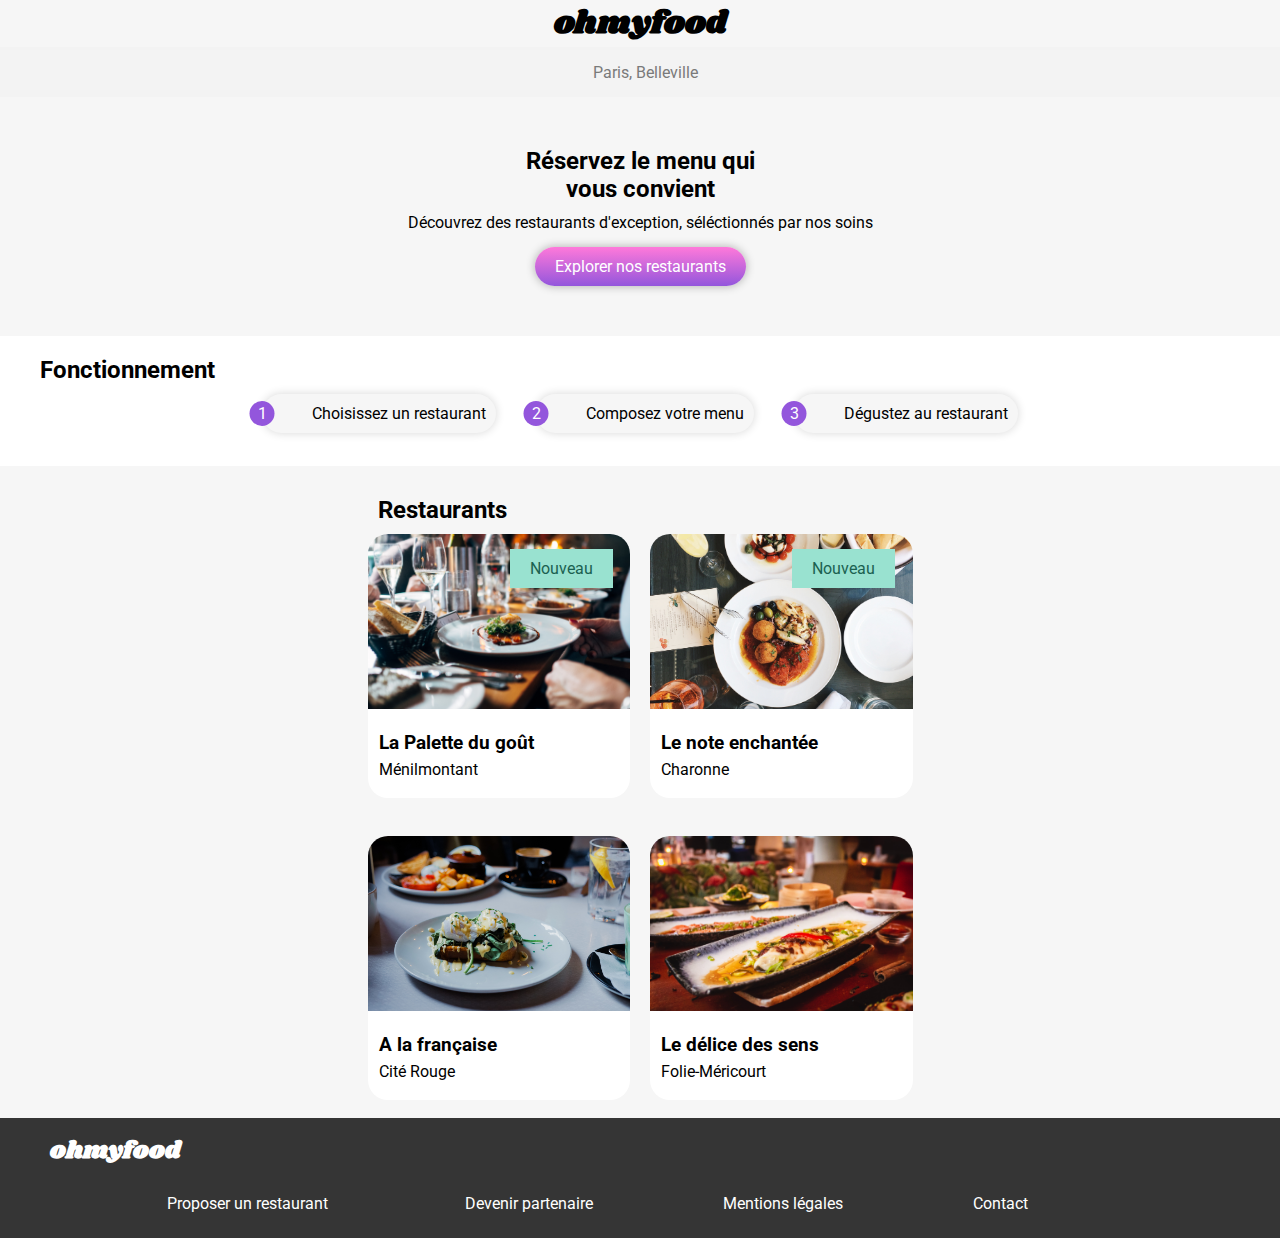
<file: index.html>
<!DOCTYPE html>
<html lang="en">
  <head>
    <meta charset="utf-8">
    <title>ohmyfood</title>
    <meta name="viewport" content="width=device-width, initial-scale=1.0" />
    <link rel="stylesheet" href="public/css/style.css">
    <link rel="stylesheet" href="https://use.fontawesome.com/releases/v5.15.4/css/all.css" integrity="sha384-DyZ88mC6Up2uqS4h/KRgHuoeGwBcD4Ng9SiP4dIRy0EXTlnuz47vAwmeGwVChigm" crossorigin="anonymous">
    <link rel="stylesheet" href="https://fonts.googleapis.com/css?family=Shrikhand">
    <link rel="stylesheet" href="https://fonts.googleapis.com/css?family=Roboto">
  </head>
  <body>

  <!-- Loading spinner -->
  <div class="spinner">
    <div class="spinner__border">
      <div class="spinner__center"></div>
    </div>
  </div>
  
  <!--Header part-->
    <header>
      <div class="header__logo">
        <a href="index.html"><h1 class="header__logo">ohmyfood</h1></a>
      </div>
    </header>
  <!--end Header part-->

  <!--main-->
    <main class="main">

    <!--main localisation-->
      <section class="localisation">
        <!--map pin-->
        <div class="localisation__pin">
          <i class="fas fa-map-marker-alt"></i>
        </div>
        <!--localisation-->
        <div class="localisation__city">
          <p>Paris, Belleville</p>
        </div>
      </section>
    <!--end main localisation-->
    <!--presentation-->
      <section class="presentation">
        <div class="presentation__container">
          <div class="presentation__title">
            <h2>Réservez le menu qui vous convient</h2>
          </div>
          <div class="presentation__text">
            <p>Découvrez des restaurants d'exception, séléctionnés par nos soins</p>
          </div>
          <div class="presentation__button">
            Explorer nos restaurants
          </div>
        </div>
      </section>
    <!--end presentation-->
    <!--fonctionnement steps-->
    <section class="fonctionnement">
      <div class="fonctionnement__container">
        <h2 class="fonctionnement__title">Fonctionnement</h2>
        <div class="fonctionnement__steps">
            <div class="fonctionnement__step">
                <div class="fonctionnement__number">1</div>
                <div class="fonctionnement__icon"><i class="fas fa-mobile-alt"></i></div>
                <p class="fonctionnement__text">Choisissez un restaurant </p>
            </div>
            <div class="fonctionnement__step">
                <div class="fonctionnement__number">2</div>
                <div class="fonctionnement__icon"><i class="fas fa-list-ul"></i></div>
                <p class="fonctionnement__text">Composez votre menu</p>
            </div>
            <div class="fonctionnement__step">
                <div class="fonctionnement__number">3</div>
                <div class="fonctionnement__icon"><i class="fas fa-store"></i></div>
                <p class="fonctionnement__text">Dégustez au restaurant</p>
            </div>
        </div>
      </div>
    </section>
    <!--end fonctionnement steps-->
    <!--restaurants section-->
           <!-- Restaurants -->
           <section class="restaurants">
            <div class="restaurants__title">
                <h2>Restaurants</h2>
            </div>
            <div class="restaurants__container">
                <a href="public/html/La-Palette-du-gout.html">
                    <div class="restaurants__card">
                      <div class="restaurants__card-new"><p>Nouveau</p></div>
                         <div class="restaurants__card__image">
                            <img src="public/img/restaurants/restaurant1.jpg" alt="La Palette du goût">
                        </div>
                        <div class="restaurants__card__content">
                            <div class="restaurants_card__content__name">
                                <h3>La Palette du goût</h3>
                                <p>Ménilmontant</p>
                            </div>
                            <div class="heart">
                                <div class="heart__1">
                                    <i class="far fa-heart fa-2x"></i>
                                </div>
                                <div class="heart__2">
                                    <i class="fas fa-heart fa-2x"></i>
                                </div>
                            </div>
                        </div>
                    </div>
                </a>
                <a href="public/html/La-note-enchantee.html">
                    <div class="restaurants__card">
                      <div class="restaurants__card-new"><p>Nouveau</p></div>
                        <div class="restaurants__card__image">
                            <img src="public/img/restaurants/restaurant2.jpg" alt="La Palette du goût">
                        </div>
                        <div class="restaurants__card__content">
                            <div class="restaurants_card__content__name">
                                <h3>Le note enchantée</h3>
                                <p>Charonne</p>
                            </div>
                            <div class="heart">
                                <div class="heart__1">
                                    <i class="far fa-heart fa-2x"></i>
                                </div>
                                <div class="heart__2">
                                    <i class="fas fa-heart fa-2x"></i>
                                </div>
                            </div>
                        </div>
                    </div>
                </a>
                <a href="public/html/a-la-francaise.html">
                    <div class="restaurants__card">
                        <div class="restaurants__card__image">
                            <img src="public/img/restaurants/restaurant3.jpg"
                                alt="La Palette du goût">
                        </div>
                        <div class="restaurants__card__content">
                            <div class="restaurants_card__content__name">
                                <h3>A la française</h3>
                                <p>Cité Rouge</p>
                            </div>
                            <div class="heart">
                                <div class="heart__1">
                                    <i class="far fa-heart fa-2x"></i>
                                </div>
                                <div class="heart__2">
                                    <i class="fas fa-heart fa-2x"></i>
                                </div>
                            </div>
                        </div>
                    </div>
                </a>
                <a href="public/html/Le-delice-des-sens.html">
                    <div class="restaurants__card">
                        <div class="restaurants__card__image">
                            <img src="public/img/restaurants/restaurant4.jpg"
                                alt="La Palette du goût">
                        </div>
                        <div class="restaurants__card__content">
                            <div class="restaurants_card__content__name">
                                <h3>Le délice des sens</h3>
                                <p>Folie-Méricourt</p>
                            </div>
                            <div class="heart">
                                <div class="heart__1">
                                    <i class="far fa-heart fa-2x"></i>
                                </div>
                                <div class="heart__2">
                                    <i class="fas fa-heart fa-2x"></i>
                                </div>
                            </div>
                        </div>
                    </div>
                </a>
            </div>
        </section>
           <!-- Footer -->
    <footer class="footer">
      <div class="footer__bloc">
        <div class="logo"><a href="index.html"><h1>ohmyfood</h1></a></div>
          <div class="footer__bloc-links">
            <div class="footer__bloc-link">
              <i class="fas fa-utensils"></i>
              <h3 class="footer__bloc-link__title">Proposer un restaurant</h3>
            </div>
            <div class="footer__bloc-link">
              <i class="fas fa-hands-helping"></i>
              <h3 class="footer__bloc-link__title">Devenir partenaire</h3>
            </div>
            <div class="footer__bloc-link">
              <h3 class="footer__bloc-link__title">Mentions légales</h3>
            </div>
            <div class="footer__bloc-link">
              <h3 class="footer__bloc-link__title"><a href="mailto:contact@ohmyfood.com">Contact</a></h3>
            </div>
          </div>
        </div>
      </footer>
    </main>
  </body>
</html>
</file>
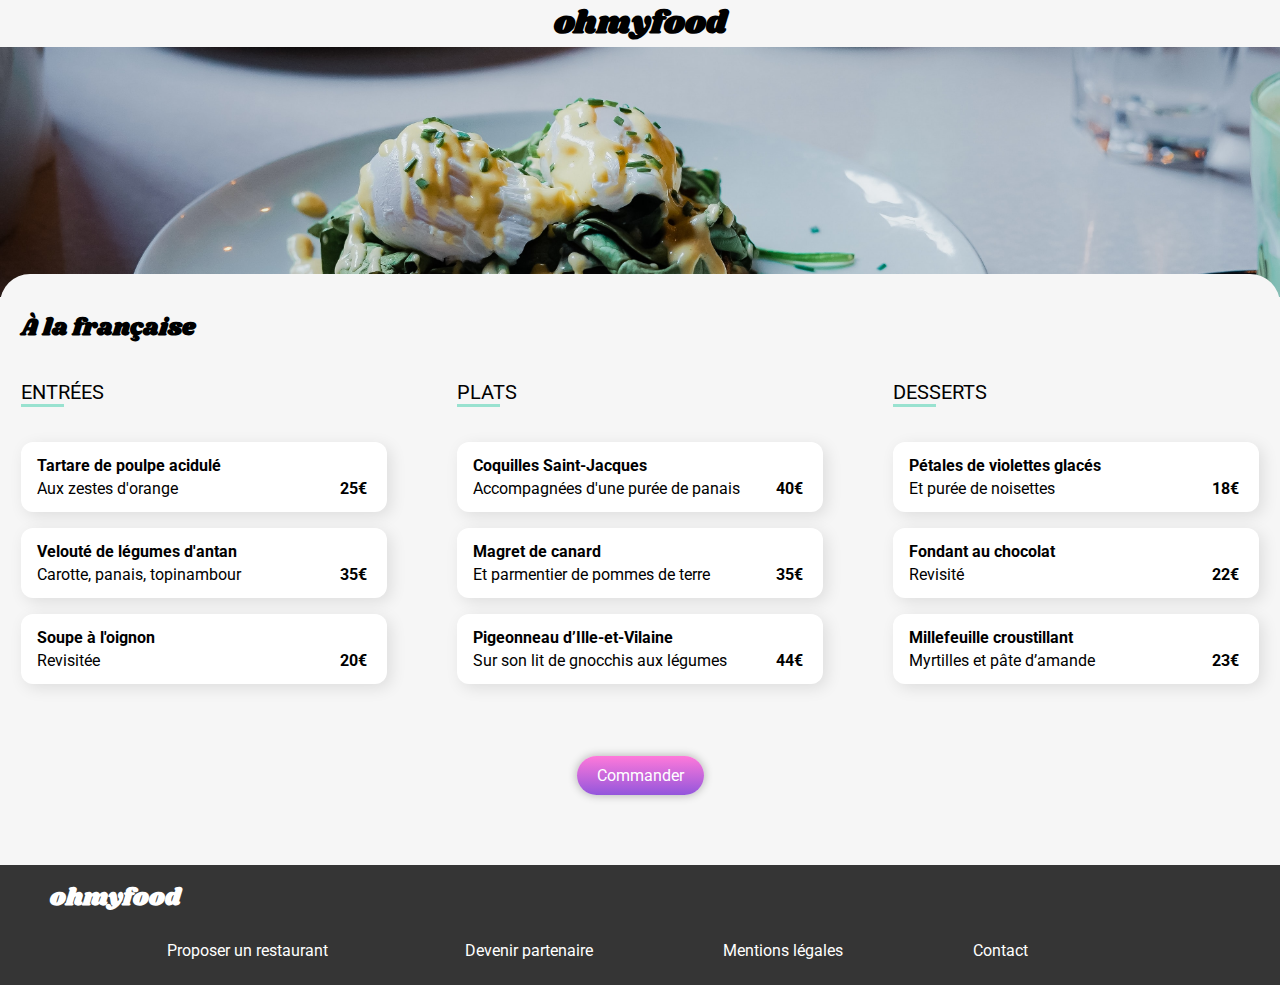
<file: a-la-francaise.html>
<!DOCTYPE html>
<html lang="fr">

<head>
    <meta charset="utf-8">
    <title>à la française</title>
    <link rel="stylesheet" href="./public/css/style.css">
    <link rel="stylesheet" href="https://use.fontawesome.com/releases/v5.15.4/css/all.css" integrity="sha384-DyZ88mC6Up2uqS4h/KRgHuoeGwBcD4Ng9SiP4dIRy0EXTlnuz47vAwmeGwVChigm" crossorigin="anonymous">
    <link rel="stylesheet" href="https://fonts.googleapis.com/css?family=Shrikhand">
    <link rel="stylesheet" href="https://fonts.googleapis.com/css?family=Roboto">
</head>

<body>
    <main class="container-all">
        <!-- Header -->
        <header>
            <div class="header__logo">
                <a href="index.html">
                    <i class="fas fa-arrow-left"></i>
                    <h1 class="header__logo">ohmyfood</h1></a>
                </a>
            </div>
        </header>
        <!-- Photo du restaurant -->
        <div class="photo__restaurant">
            <img src="./public/img/restaurants/restaurant3.jpg" alt="À la française">
        </div>
        <!-- Carte du restaurant -->
        <section class="card">
            <h2 class="card__title">À la française
                <div class="heart">
                    <div class="heart__1">
                        <i class="far fa-heart fa-2x"></i>
                    </div>
                    <div class="heart__2">
                        <i class="fas fa-heart fa-2x"></i>
                    </div>
                </div>
            </h2>
            <div class="card__global">
                <div class="card__global__entrees">
                    <div class="entrees">
                        <h2>ENTRÉES</h2>
                    </div>
                    <div class="card__global__contenu">
                        <div class="card__global__contenu__dish">
                            <div class="header_menu">
                                <h3>Tartare de poulpe acidulé</h3>
                                <h4>Aux zestes d'orange</h4>
                            </div>
                            <div class="card__price">25€</div>
                        </div>
                        <div class="card__global__contenu__dish__confirmation">
                            <div class="circle">
                                <i class="fas fa-check"></i>
                            </div>
                        </div>
                    </div>
                    <div class="card__global__contenu">
                        <div class="card__global__contenu__dish">
                            <div class="header_menu">
                                <h3>Velouté de légumes d'antan</h3>
                                <h4>Carotte, panais, topinambour</h4>
                            </div>
                            <div class="card__price">35€</div>
                        </div>
                        <div class="card__global__contenu__dish__confirmation">
                            <div class="circle">
                                <i class="fas fa-check"></i>
                            </div>
                        </div>
                    </div>
                    <div class="card__global__contenu">
                        <div class="card__global__contenu__dish">
                            <div class="header_menu">
                                <h3>Soupe à l'oignon</h3>
                                <h4>Revisitée</h4>
                            </div>
                            <div class="card__price">20€</div>
                        </div>
                        <div class="card__global__contenu__dish__confirmation">
                            <div class="circle">
                                <i class="fas fa-check"></i>
                            </div>
                        </div>
                    </div>
                </div>
                <div class="card__global">
                    <div class="card__global__plats">
                        <div class="entrees">
                            <h2>PLATS</h2>
                        </div>
                        <div class="card__global__contenu">
                            <div class="card__global__contenu__dish">
                                <div class="header_menu">
                                    <h3>Coquilles Saint-Jacques</h3>
                                    <h4>Accompagnées d'une purée de panais</h4>
                                </div>
                                <div class="card__price">40€</div>
                            </div>
                            <div class="card__global__contenu__dish__confirmation">
                                <div class="circle">
                                    <i class="fas fa-check"></i>
                                </div>
                            </div>
                        </div>
                        <div class="card__global__contenu">
                            <div class="card__global__contenu__dish">
                                <div class="header_menu">
                                    <h3>Magret de canard</h3>
                                    <h4>Et parmentier de pommes de terre</h4>
                                </div>
                                <div class="card__price">35€</div>
                            </div>
                            <div class="card__global__contenu__dish__confirmation">
                                <div class="circle">
                                    <i class="fas fa-check"></i>
                                </div>
                            </div>
                        </div>
                        <div class="card__global__contenu">
                            <div class="card__global__contenu__dish">
                                <div class="header_menu">
                                    <h3>Pigeonneau d’Ille-et-Vilaine</h3>
                                    <h4>Sur son lit de gnocchis aux légumes</h4>
                                </div>
                                <div class="card__price">44€</div>
                            </div>
                            <div class="card__global__contenu__dish__confirmation">
                                <div class="circle">
                                    <i class="fas fa-check"></i>
                                </div>
                            </div>
                        </div>
                    </div>
                </div>
                <div class="card__global">
                    <div class="card__global__desserts">
                        <div class="entrees">
                            <h2>DESSERTS</h2>
                        </div>
                        <div class="card__global__contenu">
                            <div class="card__global__contenu__dish">
                                <div class="header_menu">
                                    <h3>Pétales de violettes glacés</h3>
                                    <h4>Et purée de noisettes</h4>
                                </div>
                                <div class="card__price">18€</div>
                            </div>
                            <div class="card__global__contenu__dish__confirmation">
                                <div class="circle">
                                    <i class="fas fa-check"></i>
                                </div>
                            </div>
                        </div>
                        <div class="card__global__contenu">
                            <div class="card__global__contenu__dish">
                                <div class="header_menu">
                                    <h3>Fondant au chocolat</h3>
                                    <h4>Revisité</h4>
                                </div>
                                <div class="card__price">22€</div>
                            </div>
                            <div class="card__global__contenu__dish__confirmation">
                                <div class="circle">
                                    <i class="fas fa-check"></i>
                                </div>
                            </div>
                        </div>
                        <div class="card__global__contenu">
                            <div class="card__global__contenu__dish">
                                <div class="header_menu">
                                    <h3>Millefeuille croustillant</h3>
                                    <h4>Myrtilles et pâte d’amande</h4>
                                </div>
                                <div class="card__price">23€</div>
                            </div>
                            <div class="card__global__contenu__dish__confirmation">
                                <div class="circle">
                                    <i class="fas fa-check"></i>
                                </div>
                            </div>
                        </div>
                    </div>
                </div>
            </div>
        </section>
        <!-- Bouton Commander  -->
        <section class="bouton__commander">
            <a class="bouton__commander--pink" href="#">Commander</a>
        </section>
        <!-- Footer -->
        <footer class="footer">
            <div class="footer__bloc">
              <div class="logo"><a href="index.html"><h1>ohmyfood</h1></a></div>
                <div class="footer__bloc-links">
                  <div class="footer__bloc-link">
                    <i class="fas fa-utensils"></i>
                    <h3 class="footer__bloc-link__title">Proposer un restaurant</h3>
                  </div>
                  <div class="footer__bloc-link">
                    <i class="fas fa-hands-helping"></i>
                    <h3 class="footer__bloc-link__title">Devenir partenaire</h3>
                  </div>
                  <div class="footer__bloc-link">
                    <h3 class="footer__bloc-link__title">Mentions légales</h3>
                  </div>
                  <div class="footer__bloc-link">
                    <h3 class="footer__bloc-link__title"><a href="mailto:contact@ohmyfood.com">Contact</a></h3>
                  </div>
                </div>
              </div>
            </footer>
        </main>
    </body>
</html>
</file>
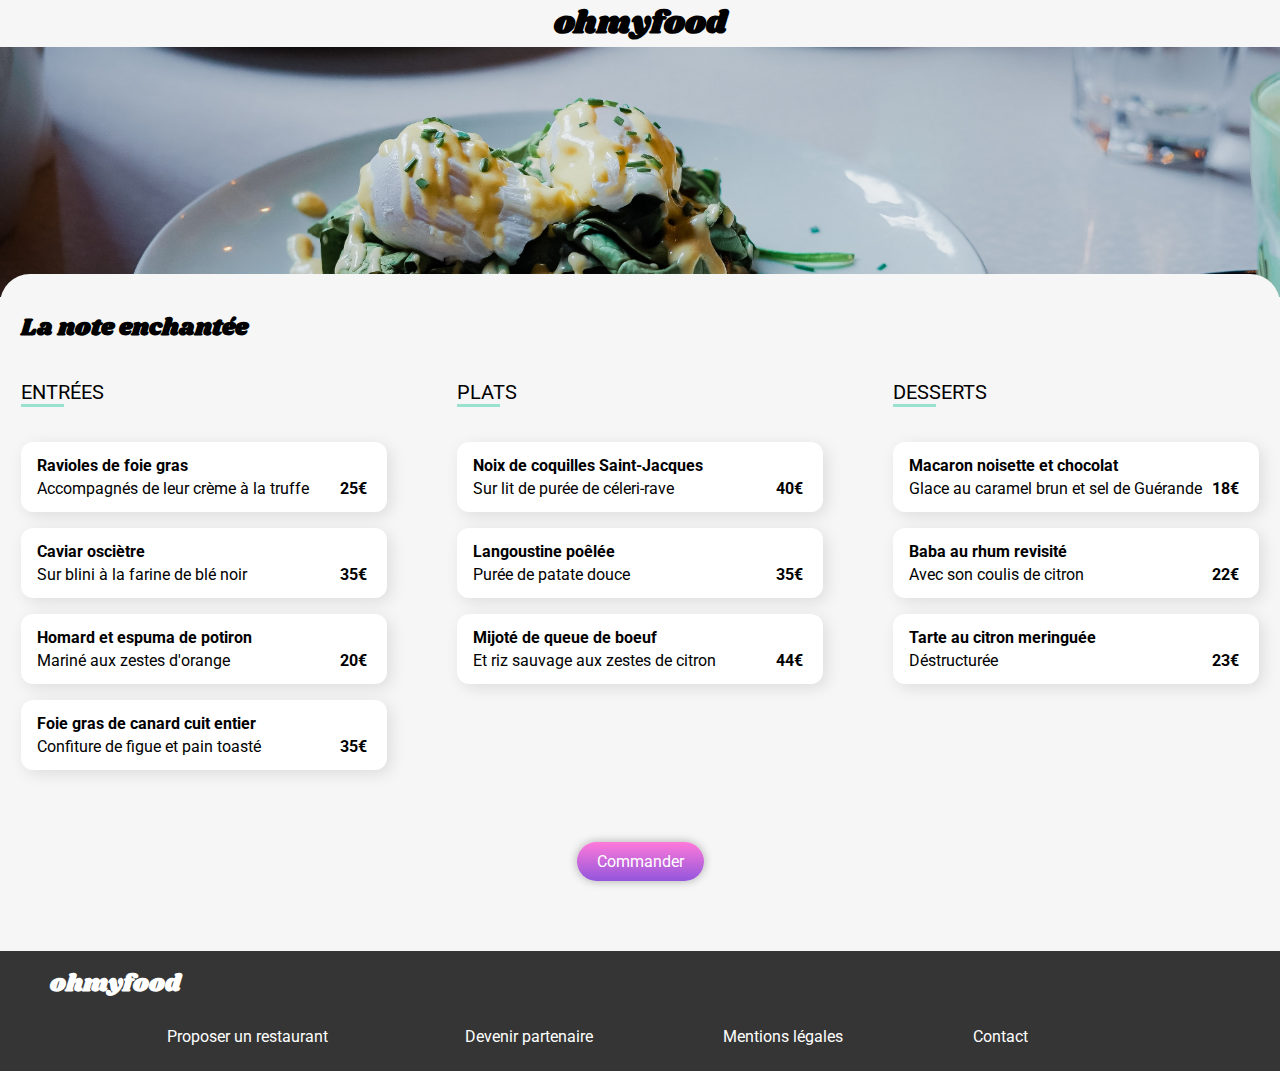
<file: La-note-enchantee.html>
<!DOCTYPE html>
<html lang="fr">

<head>
    <meta charset="utf-8">
    <title>à la française</title>
    <link rel="stylesheet" href="./public/css/style.css">
    <link rel="stylesheet" href="https://use.fontawesome.com/releases/v5.15.4/css/all.css" integrity="sha384-DyZ88mC6Up2uqS4h/KRgHuoeGwBcD4Ng9SiP4dIRy0EXTlnuz47vAwmeGwVChigm" crossorigin="anonymous">
    <link rel="stylesheet" href="https://fonts.googleapis.com/css?family=Shrikhand">
    <link rel="stylesheet" href="https://fonts.googleapis.com/css?family=Roboto">
</head>

<body>
    <main class="container-all">
        <!-- Header -->
        <header>
            <div class="header__logo">
                <a href="index.html">
                    <i class="fas fa-arrow-left"></i>
                    <h1 class="header__logo">ohmyfood</h1></a>
                </a>
            </div>
        </header>
        <!-- Photo du restaurant -->
        <div class="photo__restaurant">
            <img src="./public/img/restaurants/restaurant3.jpg" alt="À la française">
        </div>
        <!-- Carte du restaurant -->
        <section class="card">
            <h2 class="card__title">La note enchantée
                <div class="heart">
                    <div class="heart__1">
                        <i class="far fa-heart fa-2x"></i>
                    </div>
                    <div class="heart__2">
                        <i class="fas fa-heart fa-2x"></i>
                    </div>
                </div>
            </h2>
            <div class="card__global">
                <div class="card__global__entrees">
                    <div class="entrees">
                        <h2>ENTRÉES</h2>
                    </div>
                    <div class="card__global__contenu">
                        <div class="card__global__contenu__dish">
                            <div class="header_menu">
                                <h3>Ravioles de foie gras</h3>
                                <h4>Accompagnés de leur crème à la truffe</h4>
                            </div>
                            <div class="card__price">25€</div>
                        </div>
                        <div class="card__global__contenu__dish__confirmation">
                            <div class="circle">
                                <i class="fas fa-check"></i>
                            </div>
                        </div>
                    </div>
                    <div class="card__global__contenu">
                        <div class="card__global__contenu__dish">
                            <div class="header_menu">
                                <h3>Caviar osciètre</h3>
                                <h4>Sur blini à la farine de blé noir</h4>
                            </div>
                            <div class="card__price">35€</div>
                        </div>
                        <div class="card__global__contenu__dish__confirmation">
                            <div class="circle">
                                <i class="fas fa-check"></i>
                            </div>
                        </div>
                    </div>
                    <div class="card__global__contenu">
                        <div class="card__global__contenu__dish">
                            <div class="header_menu">
                                <h3>Homard et espuma de potiron</h3>
                                <h4>Mariné aux zestes d'orange</h4>
                            </div>
                            <div class="card__price">20€</div>
                        </div>
                        <div class="card__global__contenu__dish__confirmation">
                            <div class="circle">
                                <i class="fas fa-check"></i>
                            </div>
                        </div>
                    </div>
                    <div class="card__global__contenu">
                        <div class="card__global__contenu__dish">
                            <div class="header_menu">
                                <h3>Foie gras de canard cuit entier</h3>
                                <h4>Confiture de figue et pain toasté</h4>
                            </div>
                            <div class="card__price">35€</div>
                        </div>
                        <div class="card__global__contenu__dish__confirmation">
                            <div class="circle">
                                <i class="fas fa-check"></i>
                            </div>
                        </div>
                    </div>
                </div>
                <div class="card__global">
                    <div class="card__global__plats">
                        <div class="entrees">
                            <h2>PLATS</h2>
                        </div>
                        <div class="card__global__contenu">
                            <div class="card__global__contenu__dish">
                                <div class="header_menu">
                                    <h3>Noix de coquilles Saint-Jacques</h3>
                                    <h4>Sur lit de purée de céleri-rave</h4>
                                </div>
                                <div class="card__price">40€</div>
                            </div>
                            <div class="card__global__contenu__dish__confirmation">
                                <div class="circle">
                                    <i class="fas fa-check"></i>
                                </div>
                            </div>
                        </div>
                        <div class="card__global__contenu">
                            <div class="card__global__contenu__dish">
                                <div class="header_menu">
                                    <h3>Langoustine poêlée</h3>
                                    <h4>Purée de patate douce</h4>
                                </div>
                                <div class="card__price">35€</div>
                            </div>
                            <div class="card__global__contenu__dish__confirmation">
                                <div class="circle">
                                    <i class="fas fa-check"></i>
                                </div>
                            </div>
                        </div>
                        <div class="card__global__contenu">
                            <div class="card__global__contenu__dish">
                                <div class="header_menu">
                                    <h3>Mijoté de queue de boeuf</h3>
                                    <h4>Et riz sauvage aux zestes de citron</h4>
                                </div>
                                <div class="card__price">44€</div>
                            </div>
                            <div class="card__global__contenu__dish__confirmation">
                                <div class="circle">
                                    <i class="fas fa-check"></i>
                                </div>
                            </div>
                        </div>
                    </div>
                </div>
                <div class="card__global">
                    <div class="card__global__desserts">
                        <div class="entrees">
                            <h2>DESSERTS</h2>
                        </div>
                        <div class="card__global__contenu">
                            <div class="card__global__contenu__dish">
                                <div class="header_menu">
                                    <h3>Macaron noisette et chocolat</h3>
                                    <h4>Glace au caramel brun et sel de Guérande</h4>
                                </div>
                                <div class="card__price">18€</div>
                            </div>
                            <div class="card__global__contenu__dish__confirmation">
                                <div class="circle">
                                    <i class="fas fa-check"></i>
                                </div>
                            </div>
                        </div>
                        <div class="card__global__contenu">
                            <div class="card__global__contenu__dish">
                                <div class="header_menu">
                                    <h3>Baba au rhum revisité</h3>
                                    <h4>Avec son coulis de citron</h4>
                                </div>
                                <div class="card__price">22€</div>
                            </div>
                            <div class="card__global__contenu__dish__confirmation">
                                <div class="circle">
                                    <i class="fas fa-check"></i>
                                </div>
                            </div>
                        </div>
                        <div class="card__global__contenu">
                            <div class="card__global__contenu__dish">
                                <div class="header_menu">
                                    <h3>Tarte au citron meringuée</h3>
                                    <h4>Déstructurée</h4>
                                </div>
                                <div class="card__price">23€</div>
                            </div>
                            <div class="card__global__contenu__dish__confirmation">
                                <div class="circle">
                                    <i class="fas fa-check"></i>
                                </div>
                            </div>
                        </div>
                    </div>
                </div>
            </div>
        </section>
        <!-- Bouton Commander  -->
        <section class="bouton__commander">
            <a class="bouton__commander--pink" href="#">Commander</a>
        </section>
        <!-- Footer -->
        <footer class="footer">
            <div class="footer__bloc">
              <div class="logo"><a href="index.html"><h1>ohmyfood</h1></a></div>
                <div class="footer__bloc-links">
                  <div class="footer__bloc-link">
                    <i class="fas fa-utensils"></i>
                    <h3 class="footer__bloc-link__title">Proposer un restaurant</h3>
                  </div>
                  <div class="footer__bloc-link">
                    <i class="fas fa-hands-helping"></i>
                    <h3 class="footer__bloc-link__title">Devenir partenaire</h3>
                  </div>
                  <div class="footer__bloc-link">
                    <h3 class="footer__bloc-link__title">Mentions légales</h3>
                  </div>
                  <div class="footer__bloc-link">
                    <h3 class="footer__bloc-link__title"><a href="mailto:contact@ohmyfood.com">Contact</a></h3>
                  </div>
                </div>
              </div>
            </footer>
        </main>
    </body>
</html>
</file>
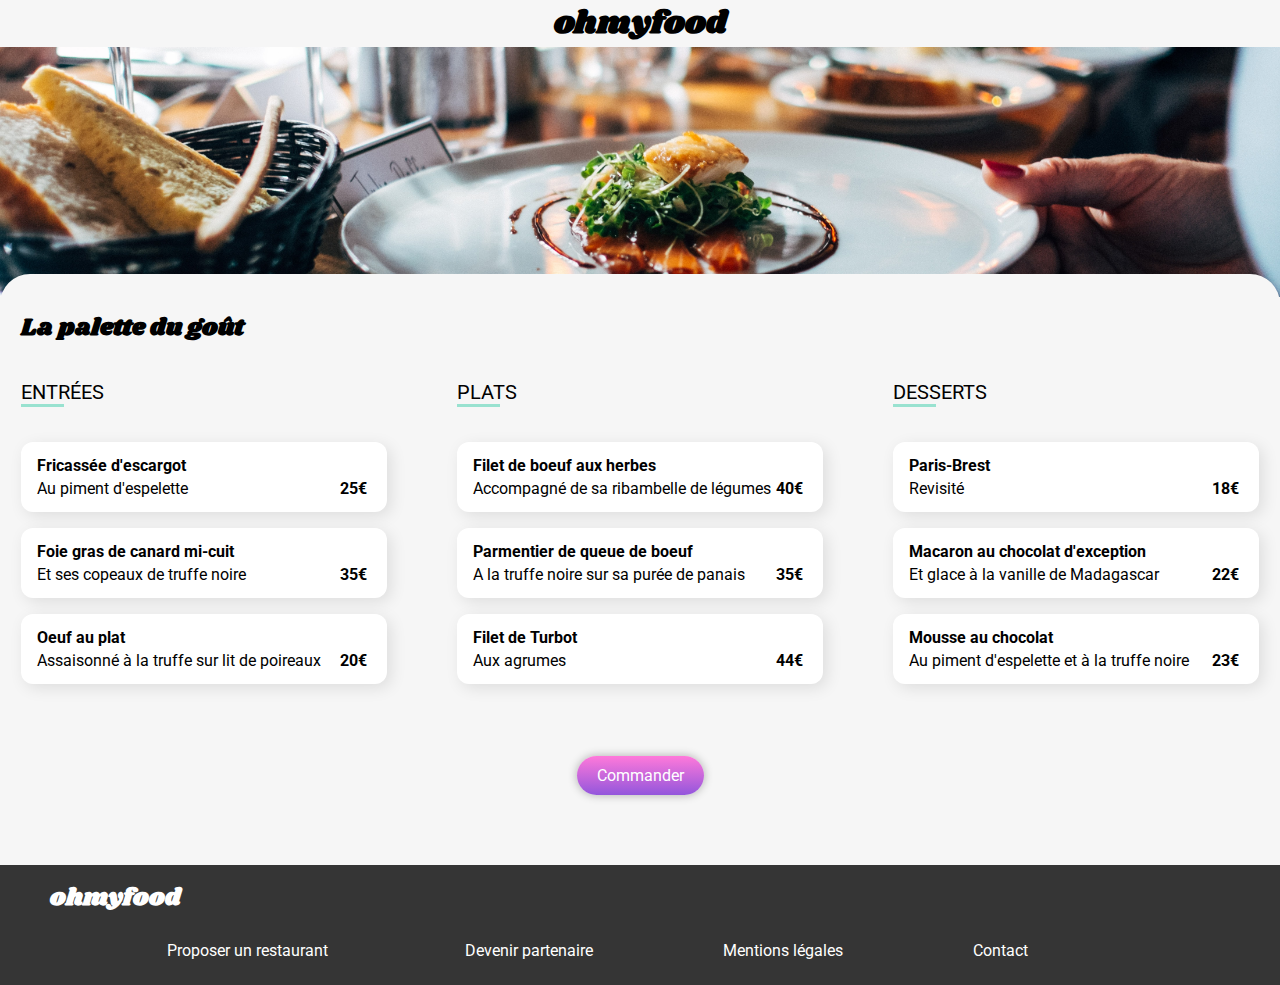
<file: La-Palette-du-gout.html>
<!DOCTYPE html>
<html lang="fr">

<head>
    <meta charset="utf-8">
    <title>à la française</title>
    <link rel="stylesheet" href="./public/css/style.css">
    <link rel="stylesheet" href="https://use.fontawesome.com/releases/v5.15.4/css/all.css" integrity="sha384-DyZ88mC6Up2uqS4h/KRgHuoeGwBcD4Ng9SiP4dIRy0EXTlnuz47vAwmeGwVChigm" crossorigin="anonymous">
    <link rel="stylesheet" href="https://fonts.googleapis.com/css?family=Shrikhand">
    <link rel="stylesheet" href="https://fonts.googleapis.com/css?family=Roboto">
</head>

<body>
    <main class="container-all">
        <!-- Header -->
        <header>
            <div class="header__logo">
                <a href="index.html">
                    <i class="fas fa-arrow-left"></i>
                    <h1 class="header__logo">ohmyfood</h1></a>
                </a>
            </div>
        </header>
        <!-- Photo du restaurant -->
        <div class="photo__restaurant">
            <img src="./public/img/restaurants/restaurant1.jpg" alt="La palette du goût">
        </div>
        <!-- Carte du restaurant -->
        <section class="card">
            <h2 class="card__title">La palette du goût
                <div class="heart">
                    <div class="heart__1">
                        <i class="far fa-heart fa-2x"></i>
                    </div>
                    <div class="heart__2">
                        <i class="fas fa-heart fa-2x"></i>
                    </div>
                </div>
            </h2>
            <div class="card__global">
                <div class="card__global__entrees">
                    <div class="entrees">
                        <h2>ENTRÉES</h2>
                    </div>
                    <div class="card__global__contenu">
                        <div class="card__global__contenu__dish">
                            <div class="header_menu">
                                <h3>Fricassée d'escargot</h3>
                                <h4>Au piment d'espelette</h4>
                            </div>
                            <div class="card__price">25€</div>
                        </div>
                        <div class="card__global__contenu__dish__confirmation">
                            <div class="circle">
                                <i class="fas fa-check"></i>
                            </div>
                        </div>
                    </div>
                    <div class="card__global__contenu">
                        <div class="card__global__contenu__dish">
                            <div class="header_menu">
                                <h3>Foie gras de canard mi-cuit</h3>
                                <h4>Et ses copeaux de truffe noire</h4>
                            </div>
                            <div class="card__price">35€</div>
                        </div>
                        <div class="card__global__contenu__dish__confirmation">
                            <div class="circle">
                                <i class="fas fa-check"></i>
                            </div>
                        </div>
                    </div>
                    <div class="card__global__contenu">
                        <div class="card__global__contenu__dish">
                            <div class="header_menu">
                                <h3>Oeuf au plat</h3>
                                <h4>Assaisonné à la truffe sur lit de poireaux</h4>
                            </div>
                            <div class="card__price">20€</div>
                        </div>
                        <div class="card__global__contenu__dish__confirmation">
                            <div class="circle">
                                <i class="fas fa-check"></i>
                            </div>
                        </div>
                    </div>
                </div>
                <div class="card__global">
                    <div class="card__global__plats">
                        <div class="entrees">
                            <h2>PLATS</h2>
                        </div>
                        <div class="card__global__contenu">
                            <div class="card__global__contenu__dish">
                                <div class="header_menu">
                                    <h3>Filet de boeuf aux herbes</h3>
                                    <h4>Accompagné de sa ribambelle de légumes</h4>
                                </div>
                                <div class="card__price">40€</div>
                            </div>
                            <div class="card__global__contenu__dish__confirmation">
                                <div class="circle">
                                    <i class="fas fa-check"></i>
                                </div>
                            </div>
                        </div>
                        <div class="card__global__contenu">
                            <div class="card__global__contenu__dish">
                                <div class="header_menu">
                                    <h3>Parmentier de queue de boeuf</h3>
                                    <h4>A la truffe noire sur sa purée de panais</h4>
                                </div>
                                <div class="card__price">35€</div>
                            </div>
                            <div class="card__global__contenu__dish__confirmation">
                                <div class="circle">
                                    <i class="fas fa-check"></i>
                                </div>
                            </div>
                        </div>
                        <div class="card__global__contenu">
                            <div class="card__global__contenu__dish">
                                <div class="header_menu">
                                    <h3>Filet de Turbot</h3>
                                    <h4>Aux agrumes</h4>
                                </div>
                                <div class="card__price">44€</div>
                            </div>
                            <div class="card__global__contenu__dish__confirmation">
                                <div class="circle">
                                    <i class="fas fa-check"></i>
                                </div>
                            </div>
                        </div>
                    </div>
                </div>
                <div class="card__global">
                    <div class="card__global__desserts">
                        <div class="entrees">
                            <h2>DESSERTS</h2>
                        </div>
                        <div class="card__global__contenu">
                            <div class="card__global__contenu__dish">
                                <div class="header_menu">
                                    <h3>Paris-Brest</h3>
                                    <h4>Revisité</h4>
                                </div>
                                <div class="card__price">18€</div>
                            </div>
                            <div class="card__global__contenu__dish__confirmation">
                                <div class="circle">
                                    <i class="fas fa-check"></i>
                                </div>
                            </div>
                        </div>
                        <div class="card__global__contenu">
                            <div class="card__global__contenu__dish">
                                <div class="header_menu">
                                    <h3>Macaron au chocolat d'exception</h3>
                                    <h4>Et glace à la vanille de Madagascar</h4>
                                </div>
                                <div class="card__price">22€</div>
                            </div>
                            <div class="card__global__contenu__dish__confirmation">
                                <div class="circle">
                                    <i class="fas fa-check"></i>
                                </div>
                            </div>
                        </div>
                        <div class="card__global__contenu">
                            <div class="card__global__contenu__dish">
                                <div class="header_menu">
                                    <h3>Mousse au chocolat</h3>
                                    <h4>Au piment d'espelette et à la truffe noire</h4>
                                </div>
                                <div class="card__price">23€</div>
                            </div>
                            <div class="card__global__contenu__dish__confirmation">
                                <div class="circle">
                                    <i class="fas fa-check"></i>
                                </div>
                            </div>
                        </div>
                    </div>
                </div>
            </div>
        </section>
        <!-- Bouton Commander  -->
        <section class="bouton__commander">
            <a class="bouton__commander--pink" href="#">Commander</a>
        </section>
        <!-- Footer -->
        <footer class="footer">
            <div class="footer__bloc">
              <div class="logo"><a href="index.html"><h1>ohmyfood</h1></a></div>
                <div class="footer__bloc-links">
                  <div class="footer__bloc-link">
                    <i class="fas fa-utensils"></i>
                    <h3 class="footer__bloc-link__title">Proposer un restaurant</h3>
                  </div>
                  <div class="footer__bloc-link">
                    <i class="fas fa-hands-helping"></i>
                    <h3 class="footer__bloc-link__title">Devenir partenaire</h3>
                  </div>
                  <div class="footer__bloc-link">
                    <h3 class="footer__bloc-link__title">Mentions légales</h3>
                  </div>
                  <div class="footer__bloc-link">
                    <h3 class="footer__bloc-link__title"><a href="mailto:contact@ohmyfood.com">Contact</a></h3>
                  </div>
                </div>
              </div>
            </footer>
        </main>
    </body>
</html>
</file>
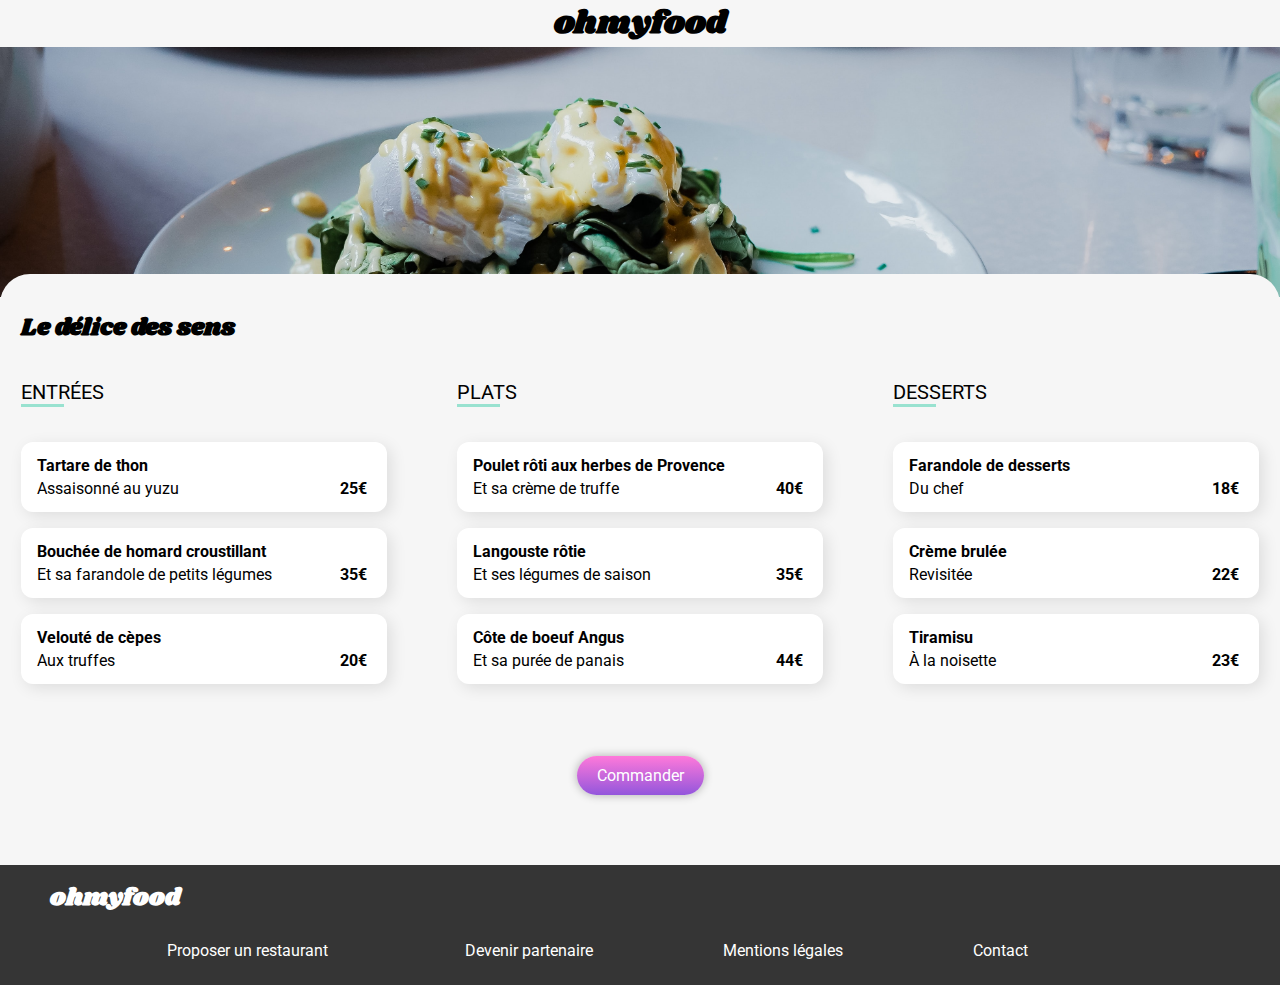
<file: Le-delice-des-sens.html>
<!DOCTYPE html>
<html lang="fr">

<head>
    <meta charset="utf-8">
    <title>à la française</title>
    <link rel="stylesheet" href="./public/css/style.css">
    <link rel="stylesheet" href="https://use.fontawesome.com/releases/v5.15.4/css/all.css" integrity="sha384-DyZ88mC6Up2uqS4h/KRgHuoeGwBcD4Ng9SiP4dIRy0EXTlnuz47vAwmeGwVChigm" crossorigin="anonymous">
    <link rel="stylesheet" href="https://fonts.googleapis.com/css?family=Shrikhand">
    <link rel="stylesheet" href="https://fonts.googleapis.com/css?family=Roboto">
</head>

<body>
    <main class="container-all">
        <!-- Header -->
        <header>
            <div class="header__logo">
                <a href="index.html">
                    <i class="fas fa-arrow-left"></i>
                    <h1 class="header__logo">ohmyfood</h1></a>
                </a>
            </div>
        </header>
        <!-- Photo du restaurant -->
        <div class="photo__restaurant">
            <img src="./public/img/restaurants/restaurant3.jpg" alt="À la française">
        </div>
        <!-- Carte du restaurant -->
        <section class="card">
            <h2 class="card__title">Le délice des sens 
                <div class="heart">
                    <div class="heart__1">
                        <i class="far fa-heart fa-2x"></i>
                    </div>
                    <div class="heart__2">
                        <i class="fas fa-heart fa-2x"></i>
                    </div>
                </div>
            </h2>
            <div class="card__global">
                <div class="card__global__plats">
                    <div class="entrees">
                        <h2>ENTRÉES</h2>
                    </div>
                    <div class="card__global__contenu">
                        <div class="card__global__contenu__dish">
                            <div class="header_menu">
                                <h3>Tartare de thon</h3>
                                <h4>Assaisonné au yuzu</h4>
                            </div>
                            <div class="card__price">25€</div>
                        </div>
                        <div class="card__global__contenu__dish__confirmation">
                            <div class="circle">
                                <i class="fas fa-check"></i>
                            </div>
                        </div>
                    </div>
                    <div class="card__global__contenu">
                        <div class="card__global__contenu__dish">
                            <div class="header_menu">
                                <h3>Bouchée de homard croustillant</h3>
                                <h4>Et sa farandole de petits légumes</h4>
                            </div>
                            <div class="card__price">35€</div>
                        </div>
                        <div class="card__global__contenu__dish__confirmation">
                            <div class="circle">
                                <i class="fas fa-check"></i>
                            </div>
                        </div>
                    </div>
                    <div class="card__global__contenu">
                        <div class="card__global__contenu__dish">
                            <div class="header_menu">
                                <h3>Velouté de cèpes</h3>
                                <h4>Aux truffes</h4>
                            </div>
                            <div class="card__price">20€</div>
                        </div>
                        <div class="card__global__contenu__dish__confirmation">
                            <div class="circle">
                                <i class="fas fa-check"></i>
                            </div>
                        </div>
                    </div>
                </div>
                <div class="card__global">
                    <div class="card__global__plats">
                        <div class="entrees">
                            <h2>PLATS</h2>
                        </div>
                        <div class="card__global__contenu">
                            <div class="card__global__contenu__dish">
                                <div class="header_menu">
                                    <h3>Poulet rôti aux herbes de Provence</h3>
                                    <h4>Et sa crème de truffe</h4>
                                </div>
                                <div class="card__price">40€</div>
                            </div>
                            <div class="card__global__contenu__dish__confirmation">
                                <div class="circle">
                                    <i class="fas fa-check"></i>
                                </div>
                            </div>
                        </div>
                        <div class="card__global__contenu">
                            <div class="card__global__contenu__dish">
                                <div class="header_menu">
                                    <h3>Langouste rôtie</h3>
                                    <h4>Et ses légumes de saison</h4>
                                </div>
                                <div class="card__price">35€</div>
                            </div>
                            <div class="card__global__contenu__dish__confirmation">
                                <div class="circle">
                                    <i class="fas fa-check"></i>
                                </div>
                            </div>
                        </div>
                        <div class="card__global__contenu">
                            <div class="card__global__contenu__dish">
                                <div class="header_menu">
                                    <h3>Côte de boeuf Angus</h3>
                                    <h4>Et sa purée de panais</h4>
                                </div>
                                <div class="card__price">44€</div>
                            </div>
                            <div class="card__global__contenu__dish__confirmation">
                                <div class="circle">
                                    <i class="fas fa-check"></i>
                                </div>
                            </div>
                        </div>
                    </div>
                </div>
                <div class="card__global">
                    <div class="card__global__desserts">
                        <div class="entrees">
                            <h2>DESSERTS</h2>
                        </div>
                        <div class="card__global__contenu">
                            <div class="card__global__contenu__dish">
                                <div class="header_menu">
                                    <h3>Farandole de desserts</h3>
                                    <h4>Du chef</h4>
                                </div>
                                <div class="card__price">18€</div>
                            </div>
                            <div class="card__global__contenu__dish__confirmation">
                                <div class="circle">
                                    <i class="fas fa-check"></i>
                                </div>
                            </div>
                        </div>
                        <div class="card__global__contenu">
                            <div class="card__global__contenu__dish">
                                <div class="header_menu">
                                    <h3>Crème brulée</h3>
                                    <h4>Revisitée</h4>
                                </div>
                                <div class="card__price">22€</div>
                            </div>
                            <div class="card__global__contenu__dish__confirmation">
                                <div class="circle">
                                    <i class="fas fa-check"></i>
                                </div>
                            </div>
                        </div>
                        <div class="card__global__contenu">
                            <div class="card__global__contenu__dish">
                                <div class="header_menu">
                                    <h3>Tiramisu</h3>
                                    <h4>À la noisette</h4>
                                </div>
                                <div class="card__price">23€</div>
                            </div>
                            <div class="card__global__contenu__dish__confirmation">
                                <div class="circle">
                                    <i class="fas fa-check"></i>
                                </div>
                            </div>
                        </div>
                    </div>
                </div>
            </div>
        </section>
        <!-- Bouton Commander  -->
        <section class="bouton__commander">
            <a class="bouton__commander--pink" href="#">Commander</a>
        </section>
        <!-- Footer -->
        <footer class="footer">
            <div class="footer__bloc">
              <div class="logo"><a href="index.html"><h1>ohmyfood</h1></a></div>
                <div class="footer__bloc-links">
                  <div class="footer__bloc-link">
                    <i class="fas fa-utensils"></i>
                    <h3 class="footer__bloc-link__title">Proposer un restaurant</h3>
                  </div>
                  <div class="footer__bloc-link">
                    <i class="fas fa-hands-helping"></i>
                    <h3 class="footer__bloc-link__title">Devenir partenaire</h3>
                  </div>
                  <div class="footer__bloc-link">
                    <h3 class="footer__bloc-link__title">Mentions légales</h3>
                  </div>
                  <div class="footer__bloc-link">
                    <h3 class="footer__bloc-link__title"><a href="mailto:contact@ohmyfood.com">Contact</a></h3>
                  </div>
                </div>
              </div>
            </footer>
        </main>
    </body>
</html>
</file>
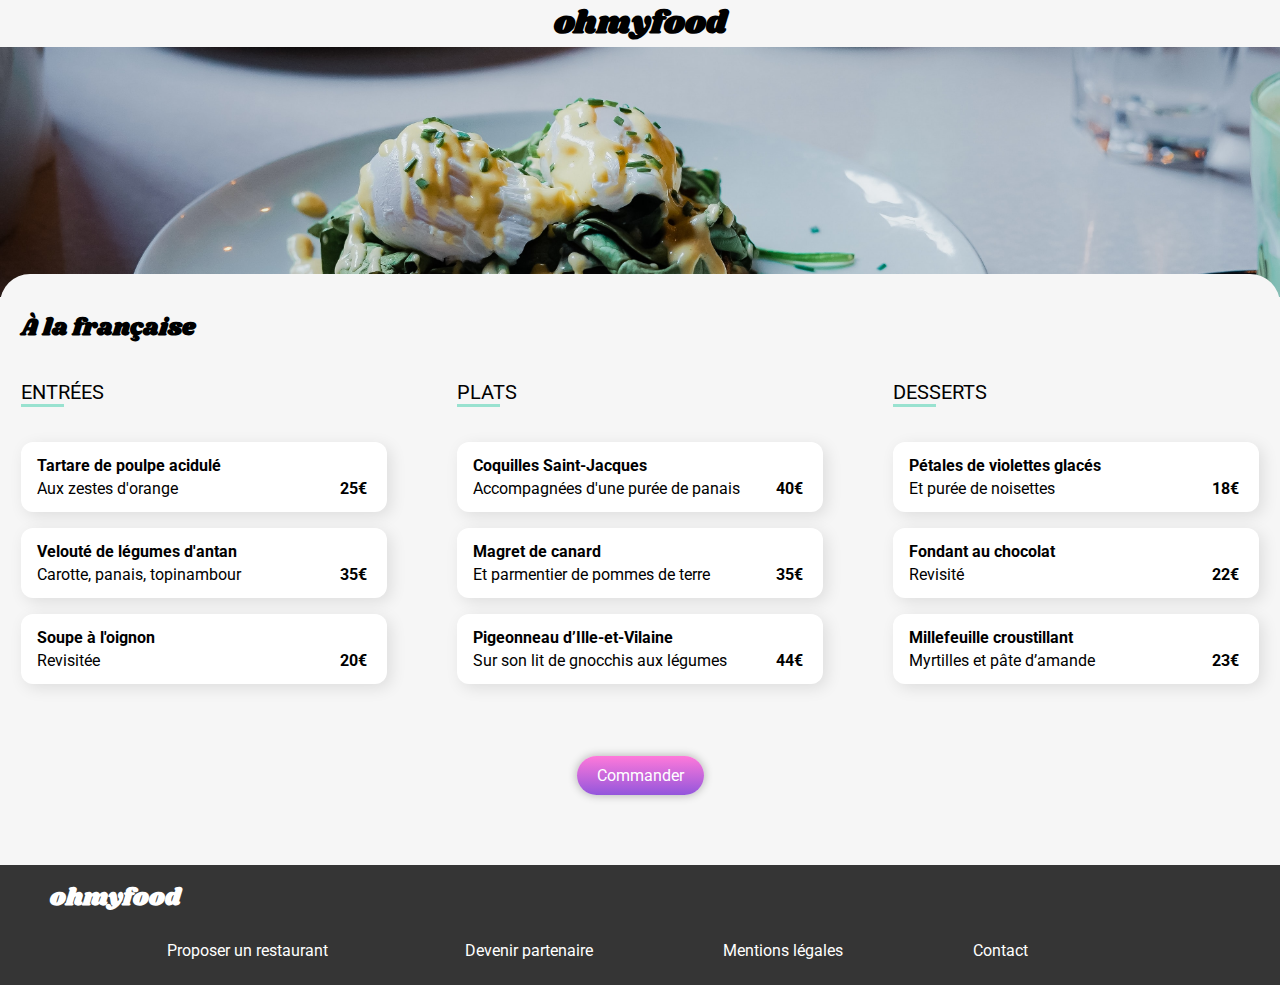
<file: public/html/a-la-francaise.html>
<!DOCTYPE html>
<html lang="fr">

<head>
    <meta charset="utf-8">
    <title>à la française</title>
    <meta name="viewport" content="width=device-width, initial-scale=1.0" />
    <link rel="stylesheet" href="../css/style.css">
    <link rel="stylesheet" href="https://use.fontawesome.com/releases/v5.15.4/css/all.css" integrity="sha384-DyZ88mC6Up2uqS4h/KRgHuoeGwBcD4Ng9SiP4dIRy0EXTlnuz47vAwmeGwVChigm" crossorigin="anonymous">
    <link rel="stylesheet" href="https://fonts.googleapis.com/css?family=Shrikhand">
    <link rel="stylesheet" href="https://fonts.googleapis.com/css?family=Roboto">
</head>

<body>
    <main class="container-all">
        <!-- Header -->
        <header>
            <div class="header__logo">
                <a href="../../index.html">
                    <i class="fas fa-arrow-left"></i>
                    <h1 class="header__logo">ohmyfood</h1>
                </a>
            </div>
        </header>
        <!-- Photo du restaurant -->
        <div class="photo__restaurant">
            <img src="../img/restaurants/restaurant3.jpg" alt="À la française">
        </div>
        <!-- Carte du restaurant -->
        <section class="card">
            <h2 class="card__title">À la française</h2>
                <div class="heart">
                    <div class="heart__1">
                        <i class="far fa-heart fa-2x"></i>
                    </div>
                    <div class="heart__2">
                        <i class="fas fa-heart fa-2x"></i>
                    </div>
                </div>
            <div class="card__global">
                <div class="card__global__entrees">
                    <div class="entrees">
                        <h2>ENTRÉES</h2>
                    </div>
                    <div class="card__global__contenu">
                        <div class="card__global__contenu__dish">
                            <div class="header_menu">
                                <h3>Tartare de poulpe acidulé</h3>
                                <h4>Aux zestes d'orange</h4>
                            </div>
                            <div class="card__price">25€</div>
                        </div>
                        <div class="card__global__contenu__dish__confirmation">
                            <div class="circle">
                                <i class="fas fa-check"></i>
                            </div>
                        </div>
                    </div>
                    <div class="card__global__contenu">
                        <div class="card__global__contenu__dish">
                            <div class="header_menu">
                                <h3>Velouté de légumes d'antan</h3>
                                <h4>Carotte, panais, topinambour</h4>
                            </div>
                            <div class="card__price">35€</div>
                        </div>
                        <div class="card__global__contenu__dish__confirmation">
                            <div class="circle">
                                <i class="fas fa-check"></i>
                            </div>
                        </div>
                    </div>
                    <div class="card__global__contenu">
                        <div class="card__global__contenu__dish">
                            <div class="header_menu">
                                <h3>Soupe à l'oignon</h3>
                                <h4>Revisitée</h4>
                            </div>
                            <div class="card__price">20€</div>
                        </div>
                        <div class="card__global__contenu__dish__confirmation">
                            <div class="circle">
                                <i class="fas fa-check"></i>
                            </div>
                        </div>
                    </div>
                </div>
                <div class="card__global">
                    <div class="card__global__plats">
                        <div class="entrees">
                            <h2>PLATS</h2>
                        </div>
                        <div class="card__global__contenu">
                            <div class="card__global__contenu__dish">
                                <div class="header_menu">
                                    <h3>Coquilles Saint-Jacques</h3>
                                    <h4>Accompagnées d'une purée de panais</h4>
                                </div>
                                <div class="card__price">40€</div>
                            </div>
                            <div class="card__global__contenu__dish__confirmation">
                                <div class="circle">
                                    <i class="fas fa-check"></i>
                                </div>
                            </div>
                        </div>
                        <div class="card__global__contenu">
                            <div class="card__global__contenu__dish">
                                <div class="header_menu">
                                    <h3>Magret de canard</h3>
                                    <h4>Et parmentier de pommes de terre</h4>
                                </div>
                                <div class="card__price">35€</div>
                            </div>
                            <div class="card__global__contenu__dish__confirmation">
                                <div class="circle">
                                    <i class="fas fa-check"></i>
                                </div>
                            </div>
                        </div>
                        <div class="card__global__contenu">
                            <div class="card__global__contenu__dish">
                                <div class="header_menu">
                                    <h3>Pigeonneau d’Ille-et-Vilaine</h3>
                                    <h4>Sur son lit de gnocchis aux légumes</h4>
                                </div>
                                <div class="card__price">44€</div>
                            </div>
                            <div class="card__global__contenu__dish__confirmation">
                                <div class="circle">
                                    <i class="fas fa-check"></i>
                                </div>
                            </div>
                        </div>
                    </div>
                </div>
                <div class="card__global">
                    <div class="card__global__desserts">
                        <div class="entrees">
                            <h2>DESSERTS</h2>
                        </div>
                        <div class="card__global__contenu">
                            <div class="card__global__contenu__dish">
                                <div class="header_menu">
                                    <h3>Pétales de violettes glacés</h3>
                                    <h4>Et purée de noisettes</h4>
                                </div>
                                <div class="card__price">18€</div>
                            </div>
                            <div class="card__global__contenu__dish__confirmation">
                                <div class="circle">
                                    <i class="fas fa-check"></i>
                                </div>
                            </div>
                        </div>
                        <div class="card__global__contenu">
                            <div class="card__global__contenu__dish">
                                <div class="header_menu">
                                    <h3>Fondant au chocolat</h3>
                                    <h4>Revisité</h4>
                                </div>
                                <div class="card__price">22€</div>
                            </div>
                            <div class="card__global__contenu__dish__confirmation">
                                <div class="circle">
                                    <i class="fas fa-check"></i>
                                </div>
                            </div>
                        </div>
                        <div class="card__global__contenu">
                            <div class="card__global__contenu__dish">
                                <div class="header_menu">
                                    <h3>Millefeuille croustillant</h3>
                                    <h4>Myrtilles et pâte d’amande</h4>
                                </div>
                                <div class="card__price">23€</div>
                            </div>
                            <div class="card__global__contenu__dish__confirmation">
                                <div class="circle">
                                    <i class="fas fa-check"></i>
                                </div>
                            </div>
                        </div>
                    </div>
                </div>
            </div>
        </section>
        <!-- Bouton Commander  -->
        <section class="bouton__commander">
            <a class="bouton__commander--pink" href="#">Commander</a>
        </section>
        <!-- Footer -->
        <footer class="footer">
            <div class="footer__bloc">
              <div class="logo"><a href="index.html"><h1>ohmyfood</h1></a></div>
                <div class="footer__bloc-links">
                  <div class="footer__bloc-link">
                    <i class="fas fa-utensils"></i>
                    <h3 class="footer__bloc-link__title">Proposer un restaurant</h3>
                  </div>
                  <div class="footer__bloc-link">
                    <i class="fas fa-hands-helping"></i>
                    <h3 class="footer__bloc-link__title">Devenir partenaire</h3>
                  </div>
                  <div class="footer__bloc-link">
                    <h3 class="footer__bloc-link__title">Mentions légales</h3>
                  </div>
                  <div class="footer__bloc-link">
                    <h3 class="footer__bloc-link__title"><a href="mailto:contact@ohmyfood.com">Contact</a></h3>
                  </div>
                </div>
              </div>
            </footer>
        </main>
    </body>
</html>
</file>
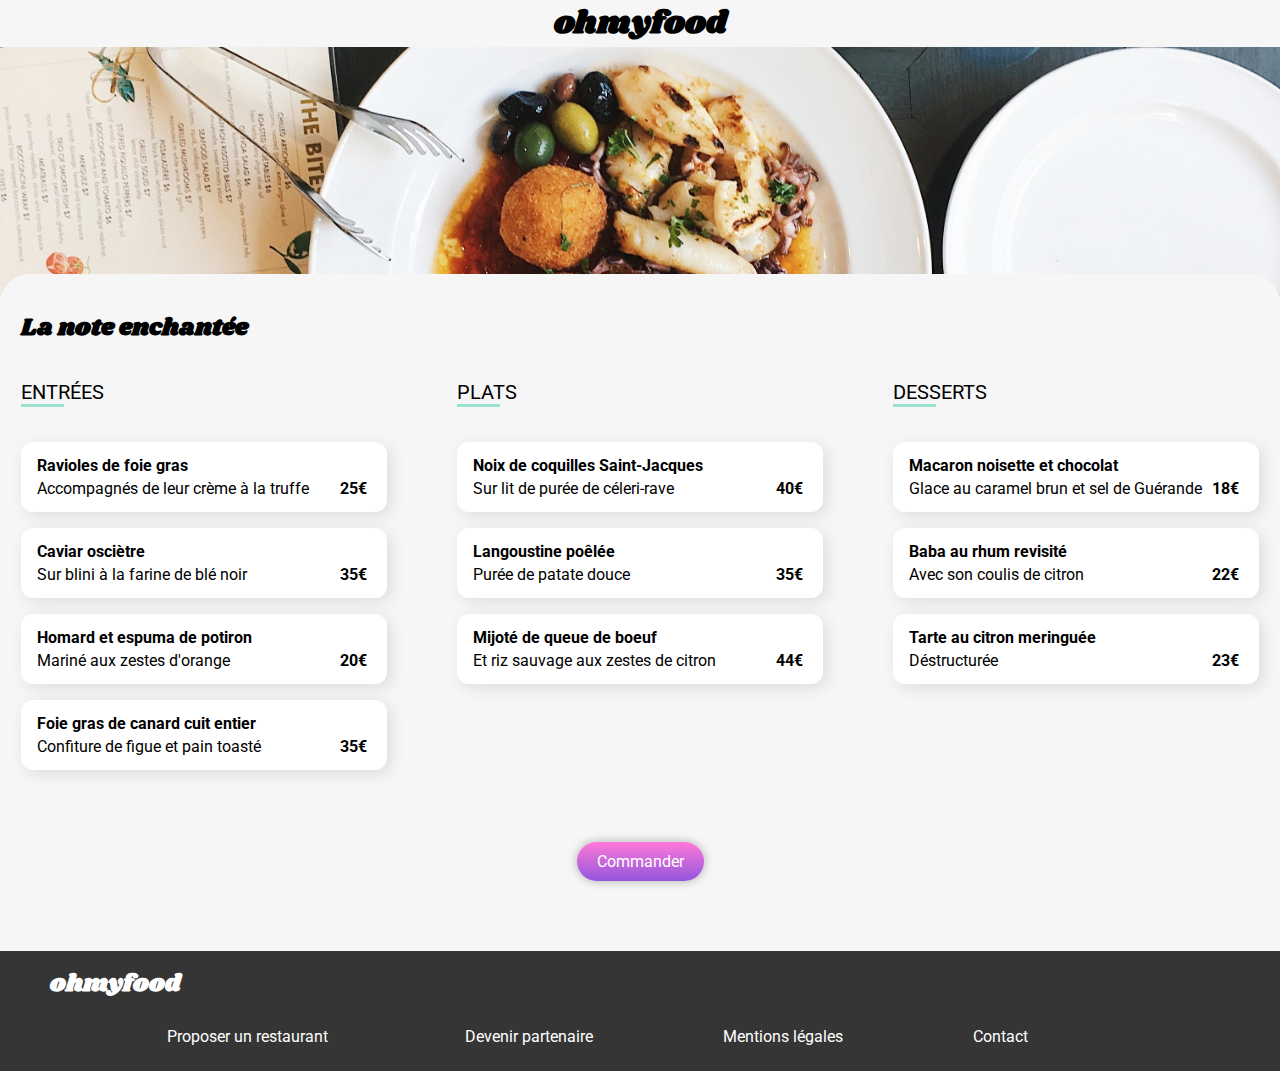
<file: public/html/La-note-enchantee.html>
<!DOCTYPE html>
<html lang="fr">

<head>
    <meta charset="utf-8">
    <title>à la française</title>
    <meta name="viewport" content="width=device-width, initial-scale=1.0" />
    <link rel="stylesheet" href="../css/style.css">
    <link rel="stylesheet" href="https://use.fontawesome.com/releases/v5.15.4/css/all.css" integrity="sha384-DyZ88mC6Up2uqS4h/KRgHuoeGwBcD4Ng9SiP4dIRy0EXTlnuz47vAwmeGwVChigm" crossorigin="anonymous">
    <link rel="stylesheet" href="https://fonts.googleapis.com/css?family=Shrikhand">
    <link rel="stylesheet" href="https://fonts.googleapis.com/css?family=Roboto">
</head>

<body>
    <main class="container-all">
        <!-- Header -->
        <header>
            <div class="header__logo">
                <a href="../../index.html">
                    <i class="fas fa-arrow-left"></i>
                    <h1 class="header__logo">ohmyfood</h1>
                </a>
            </div>
        </header>
        <!-- Photo du restaurant -->
        <div class="photo__restaurant">
            <img src="../img/restaurants/restaurant2.jpg" alt="À la française">
        </div>
        <!-- Carte du restaurant -->
        <section class="card">
            <h2 class="card__title">La note enchantée</h2>
                <div class="heart">
                    <div class="heart__1">
                        <i class="far fa-heart fa-2x"></i>
                    </div>
                    <div class="heart__2">
                        <i class="fas fa-heart fa-2x"></i>
                    </div>
                </div>
            <div class="card__global">
                <div class="card__global__entrees">
                    <div class="entrees">
                        <h2>ENTRÉES</h2>
                    </div>
                    <div class="card__global__contenu">
                        <div class="card__global__contenu__dish">
                            <div class="header_menu">
                                <h3>Ravioles de foie gras</h3>
                                <h4>Accompagnés de leur crème à la truffe</h4>
                            </div>
                            <div class="card__price">25€</div>
                        </div>
                        <div class="card__global__contenu__dish__confirmation">
                            <div class="circle">
                                <i class="fas fa-check"></i>
                            </div>
                        </div>
                    </div>
                    <div class="card__global__contenu">
                        <div class="card__global__contenu__dish">
                            <div class="header_menu">
                                <h3>Caviar osciètre</h3>
                                <h4>Sur blini à la farine de blé noir</h4>
                            </div>
                            <div class="card__price">35€</div>
                        </div>
                        <div class="card__global__contenu__dish__confirmation">
                            <div class="circle">
                                <i class="fas fa-check"></i>
                            </div>
                        </div>
                    </div>
                    <div class="card__global__contenu">
                        <div class="card__global__contenu__dish">
                            <div class="header_menu">
                                <h3>Homard et espuma de potiron</h3>
                                <h4>Mariné aux zestes d'orange</h4>
                            </div>
                            <div class="card__price">20€</div>
                        </div>
                        <div class="card__global__contenu__dish__confirmation">
                            <div class="circle">
                                <i class="fas fa-check"></i>
                            </div>
                        </div>
                    </div>
                    <div class="card__global__contenu">
                        <div class="card__global__contenu__dish">
                            <div class="header_menu">
                                <h3>Foie gras de canard cuit entier</h3>
                                <h4>Confiture de figue et pain toasté</h4>
                            </div>
                            <div class="card__price">35€</div>
                        </div>
                        <div class="card__global__contenu__dish__confirmation">
                            <div class="circle">
                                <i class="fas fa-check"></i>
                            </div>
                        </div>
                    </div>
                </div>
                <div class="card__global">
                    <div class="card__global__plats">
                        <div class="entrees">
                            <h2>PLATS</h2>
                        </div>
                        <div class="card__global__contenu">
                            <div class="card__global__contenu__dish">
                                <div class="header_menu">
                                    <h3>Noix de coquilles Saint-Jacques</h3>
                                    <h4>Sur lit de purée de céleri-rave</h4>
                                </div>
                                <div class="card__price">40€</div>
                            </div>
                            <div class="card__global__contenu__dish__confirmation">
                                <div class="circle">
                                    <i class="fas fa-check"></i>
                                </div>
                            </div>
                        </div>
                        <div class="card__global__contenu">
                            <div class="card__global__contenu__dish">
                                <div class="header_menu">
                                    <h3>Langoustine poêlée</h3>
                                    <h4>Purée de patate douce</h4>
                                </div>
                                <div class="card__price">35€</div>
                            </div>
                            <div class="card__global__contenu__dish__confirmation">
                                <div class="circle">
                                    <i class="fas fa-check"></i>
                                </div>
                            </div>
                        </div>
                        <div class="card__global__contenu">
                            <div class="card__global__contenu__dish">
                                <div class="header_menu">
                                    <h3>Mijoté de queue de boeuf</h3>
                                    <h4>Et riz sauvage aux zestes de citron</h4>
                                </div>
                                <div class="card__price">44€</div>
                            </div>
                            <div class="card__global__contenu__dish__confirmation">
                                <div class="circle">
                                    <i class="fas fa-check"></i>
                                </div>
                            </div>
                        </div>
                    </div>
                </div>
                <div class="card__global">
                    <div class="card__global__desserts">
                        <div class="entrees">
                            <h2>DESSERTS</h2>
                        </div>
                        <div class="card__global__contenu">
                            <div class="card__global__contenu__dish">
                                <div class="header_menu">
                                    <h3>Macaron noisette et chocolat</h3>
                                    <h4>Glace au caramel brun et sel de Guérande</h4>
                                </div>
                                <div class="card__price">18€</div>
                            </div>
                            <div class="card__global__contenu__dish__confirmation">
                                <div class="circle">
                                    <i class="fas fa-check"></i>
                                </div>
                            </div>
                        </div>
                        <div class="card__global__contenu">
                            <div class="card__global__contenu__dish">
                                <div class="header_menu">
                                    <h3>Baba au rhum revisité</h3>
                                    <h4>Avec son coulis de citron</h4>
                                </div>
                                <div class="card__price">22€</div>
                            </div>
                            <div class="card__global__contenu__dish__confirmation">
                                <div class="circle">
                                    <i class="fas fa-check"></i>
                                </div>
                            </div>
                        </div>
                        <div class="card__global__contenu">
                            <div class="card__global__contenu__dish">
                                <div class="header_menu">
                                    <h3>Tarte au citron meringuée</h3>
                                    <h4>Déstructurée</h4>
                                </div>
                                <div class="card__price">23€</div>
                            </div>
                            <div class="card__global__contenu__dish__confirmation">
                                <div class="circle">
                                    <i class="fas fa-check"></i>
                                </div>
                            </div>
                        </div>
                    </div>
                </div>
            </div>
        </section>
        <!-- Bouton Commander  -->
        <section class="bouton__commander">
            <a class="bouton__commander--pink" href="#">Commander</a>
        </section>
        <!-- Footer -->
        <footer class="footer">
            <div class="footer__bloc">
              <div class="logo"><a href="index.html"><h1>ohmyfood</h1></a></div>
                <div class="footer__bloc-links">
                  <div class="footer__bloc-link">
                    <i class="fas fa-utensils"></i>
                    <h3 class="footer__bloc-link__title">Proposer un restaurant</h3>
                  </div>
                  <div class="footer__bloc-link">
                    <i class="fas fa-hands-helping"></i>
                    <h3 class="footer__bloc-link__title">Devenir partenaire</h3>
                  </div>
                  <div class="footer__bloc-link">
                    <h3 class="footer__bloc-link__title">Mentions légales</h3>
                  </div>
                  <div class="footer__bloc-link">
                    <h3 class="footer__bloc-link__title"><a href="mailto:contact@ohmyfood.com">Contact</a></h3>
                  </div>
                </div>
              </div>
            </footer>
        </main>
    </body>
</html>
</file>
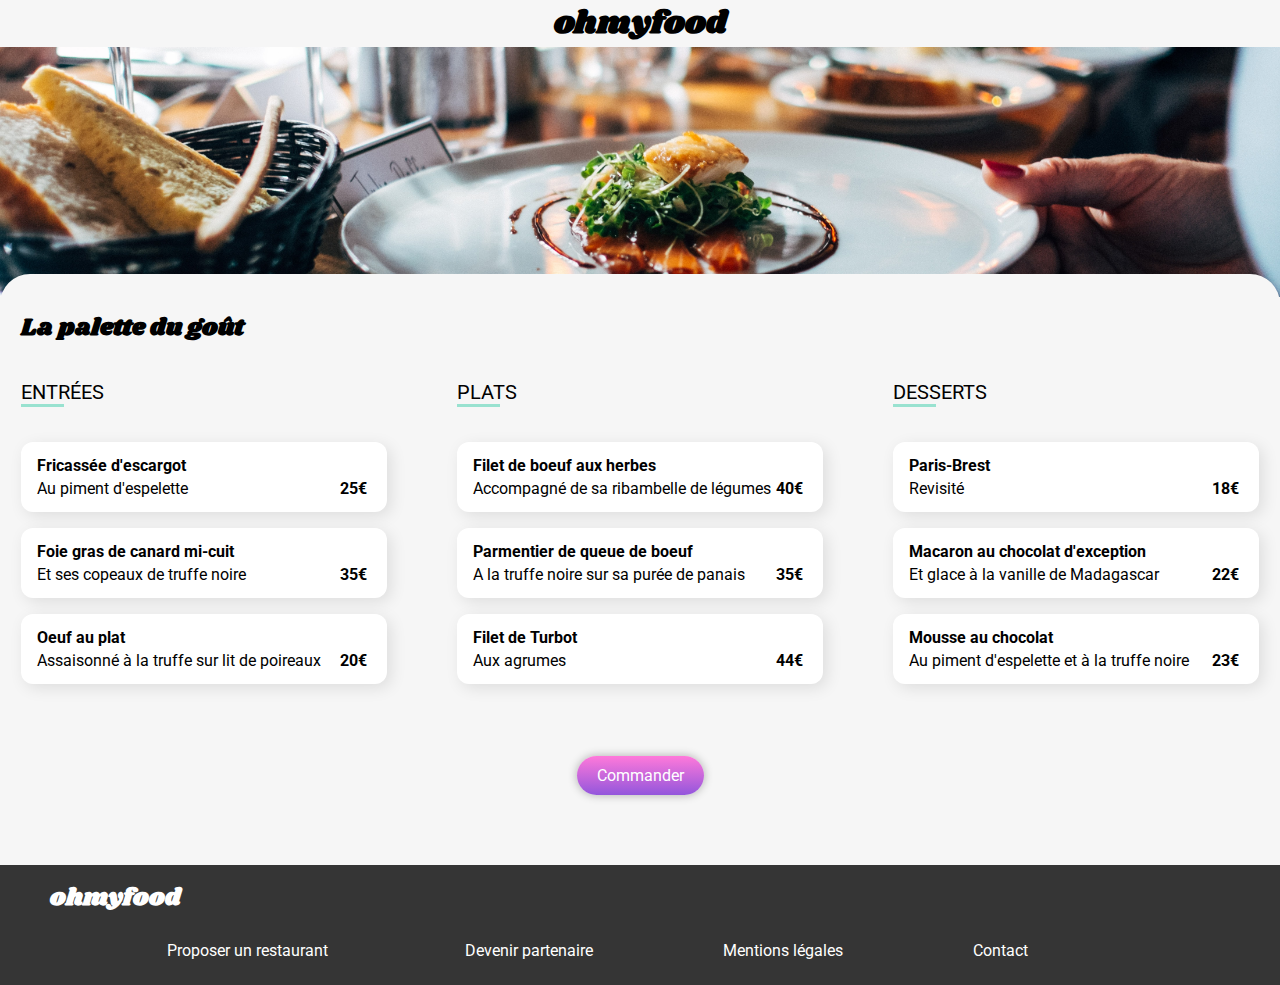
<file: public/html/La-Palette-du-gout.html>
<!DOCTYPE html>
<html lang="fr">

<head>
    <meta charset="utf-8">
    <title>à la française</title>
    <meta name="viewport" content="width=device-width, initial-scale=1.0" />
    <link rel="stylesheet" href="../css/style.css">
    <link rel="stylesheet" href="https://use.fontawesome.com/releases/v5.15.4/css/all.css" integrity="sha384-DyZ88mC6Up2uqS4h/KRgHuoeGwBcD4Ng9SiP4dIRy0EXTlnuz47vAwmeGwVChigm" crossorigin="anonymous">
    <link rel="stylesheet" href="https://fonts.googleapis.com/css?family=Shrikhand">
    <link rel="stylesheet" href="https://fonts.googleapis.com/css?family=Roboto">
</head>

<body>
    <main class="container-all">
        <!-- Header -->
        <header>
            <div class="header__logo">
                <a href="../../index.html">
                    <i class="fas fa-arrow-left"></i>
                    <h1 class="header__logo">ohmyfood</h1>
                </a>
            </div>
        </header>
        <!-- Photo du restaurant -->
        <div class="photo__restaurant">
            <img src="../img/restaurants/restaurant1.jpg" alt="La palette du goût">
        </div>
        <!-- Carte du restaurant -->
        <section class="card">
            <h2 class="card__title">La palette du goût</h2>
                <div class="heart">
                    <div class="heart__1">
                        <i class="far fa-heart fa-2x"></i>
                    </div>
                    <div class="heart__2">
                        <i class="fas fa-heart fa-2x"></i>
                    </div>
                </div>
            <div class="card__global">
                <div class="card__global__entrees">
                    <div class="entrees">
                        <h2>ENTRÉES</h2>
                    </div>
                    <div class="card__global__contenu">
                        <div class="card__global__contenu__dish">
                            <div class="header_menu">
                                <h3>Fricassée d'escargot</h3>
                                <h4>Au piment d'espelette</h4>
                            </div>
                            <div class="card__price">25€</div>
                        </div>
                        <div class="card__global__contenu__dish__confirmation">
                            <div class="circle">
                                <i class="fas fa-check"></i>
                            </div>
                        </div>
                    </div>
                    <div class="card__global__contenu">
                        <div class="card__global__contenu__dish">
                            <div class="header_menu">
                                <h3>Foie gras de canard mi-cuit</h3>
                                <h4>Et ses copeaux de truffe noire</h4>
                            </div>
                            <div class="card__price">35€</div>
                        </div>
                        <div class="card__global__contenu__dish__confirmation">
                            <div class="circle">
                                <i class="fas fa-check"></i>
                            </div>
                        </div>
                    </div>
                    <div class="card__global__contenu">
                        <div class="card__global__contenu__dish">
                            <div class="header_menu">
                                <h3>Oeuf au plat</h3>
                                <h4>Assaisonné à la truffe sur lit de poireaux</h4>
                            </div>
                            <div class="card__price">20€</div>
                        </div>
                        <div class="card__global__contenu__dish__confirmation">
                            <div class="circle">
                                <i class="fas fa-check"></i>
                            </div>
                        </div>
                    </div>
                </div>
                <div class="card__global">
                    <div class="card__global__plats">
                        <div class="entrees">
                            <h2>PLATS</h2>
                        </div>
                        <div class="card__global__contenu">
                            <div class="card__global__contenu__dish">
                                <div class="header_menu">
                                    <h3>Filet de boeuf aux herbes</h3>
                                    <h4>Accompagné de sa ribambelle de légumes</h4>
                                </div>
                                <div class="card__price">40€</div>
                            </div>
                            <div class="card__global__contenu__dish__confirmation">
                                <div class="circle">
                                    <i class="fas fa-check"></i>
                                </div>
                            </div>
                        </div>
                        <div class="card__global__contenu">
                            <div class="card__global__contenu__dish">
                                <div class="header_menu">
                                    <h3>Parmentier de queue de boeuf</h3>
                                    <h4>A la truffe noire sur sa purée de panais</h4>
                                </div>
                                <div class="card__price">35€</div>
                            </div>
                            <div class="card__global__contenu__dish__confirmation">
                                <div class="circle">
                                    <i class="fas fa-check"></i>
                                </div>
                            </div>
                        </div>
                        <div class="card__global__contenu">
                            <div class="card__global__contenu__dish">
                                <div class="header_menu">
                                    <h3>Filet de Turbot</h3>
                                    <h4>Aux agrumes</h4>
                                </div>
                                <div class="card__price">44€</div>
                            </div>
                            <div class="card__global__contenu__dish__confirmation">
                                <div class="circle">
                                    <i class="fas fa-check"></i>
                                </div>
                            </div>
                        </div>
                    </div>
                </div>
                <div class="card__global">
                    <div class="card__global__desserts">
                        <div class="entrees">
                            <h2>DESSERTS</h2>
                        </div>
                        <div class="card__global__contenu">
                            <div class="card__global__contenu__dish">
                                <div class="header_menu">
                                    <h3>Paris-Brest</h3>
                                    <h4>Revisité</h4>
                                </div>
                                <div class="card__price">18€</div>
                            </div>
                            <div class="card__global__contenu__dish__confirmation">
                                <div class="circle">
                                    <i class="fas fa-check"></i>
                                </div>
                            </div>
                        </div>
                        <div class="card__global__contenu">
                            <div class="card__global__contenu__dish">
                                <div class="header_menu">
                                    <h3>Macaron au chocolat d'exception</h3>
                                    <h4>Et glace à la vanille de Madagascar</h4>
                                </div>
                                <div class="card__price">22€</div>
                            </div>
                            <div class="card__global__contenu__dish__confirmation">
                                <div class="circle">
                                    <i class="fas fa-check"></i>
                                </div>
                            </div>
                        </div>
                        <div class="card__global__contenu">
                            <div class="card__global__contenu__dish">
                                <div class="header_menu">
                                    <h3>Mousse au chocolat</h3>
                                    <h4>Au piment d'espelette et à la truffe noire</h4>
                                </div>
                                <div class="card__price">23€</div>
                            </div>
                            <div class="card__global__contenu__dish__confirmation">
                                <div class="circle">
                                    <i class="fas fa-check"></i>
                                </div>
                            </div>
                        </div>
                    </div>
                </div>
            </div>
        </section>
        <!-- Bouton Commander  -->
        <section class="bouton__commander">
            <a class="bouton__commander--pink" href="#">Commander</a>
        </section>
        <!-- Footer -->
        <footer class="footer">
            <div class="footer__bloc">
              <div class="logo"><a href="index.html"><h1>ohmyfood</h1></a></div>
                <div class="footer__bloc-links">
                  <div class="footer__bloc-link">
                    <i class="fas fa-utensils"></i>
                    <h3 class="footer__bloc-link__title">Proposer un restaurant</h3>
                  </div>
                  <div class="footer__bloc-link">
                    <i class="fas fa-hands-helping"></i>
                    <h3 class="footer__bloc-link__title">Devenir partenaire</h3>
                  </div>
                  <div class="footer__bloc-link">
                    <h3 class="footer__bloc-link__title">Mentions légales</h3>
                  </div>
                  <div class="footer__bloc-link">
                    <h3 class="footer__bloc-link__title"><a href="mailto:contact@ohmyfood.com">Contact</a></h3>
                  </div>
                </div>
              </div>
            </footer>
        </main>
    </body>
</html>
</file>
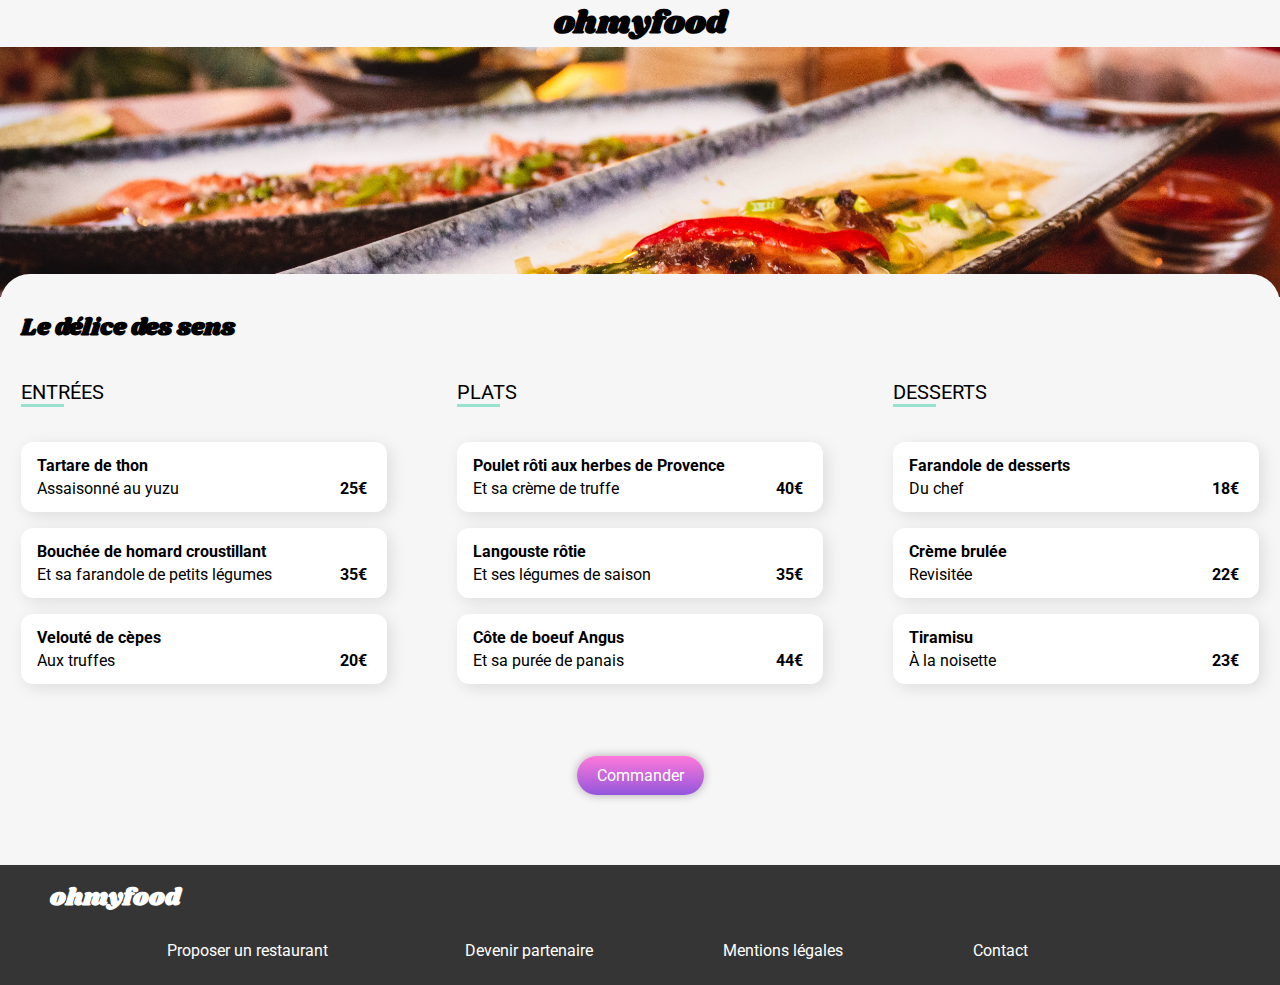
<file: public/html/Le-delice-des-sens.html>
<!DOCTYPE html>
<html lang="fr">

<head>
    <meta charset="utf-8">
    <title>à la française</title>
    <meta name="viewport" content="width=device-width, initial-scale=1.0" />
    <link rel="stylesheet" href="../css/style.css">
    <link rel="stylesheet" href="https://use.fontawesome.com/releases/v5.15.4/css/all.css" integrity="sha384-DyZ88mC6Up2uqS4h/KRgHuoeGwBcD4Ng9SiP4dIRy0EXTlnuz47vAwmeGwVChigm" crossorigin="anonymous">
    <link rel="stylesheet" href="https://fonts.googleapis.com/css?family=Shrikhand">
    <link rel="stylesheet" href="https://fonts.googleapis.com/css?family=Roboto">
</head>

<body>
    <main class="container-all">
        <!-- Header -->
        <header>
            <div class="header__logo">
                <a href="../../index.html">
                    <i class="fas fa-arrow-left"></i>
                    <h1 class="header__logo">ohmyfood</h1>
                </a>
            </div>
        </header>
        <!-- Photo du restaurant -->
        <div class="photo__restaurant">
            <img src="../img/restaurants/restaurant4.jpg" alt="À la française">
        </div>
        <!-- Carte du restaurant -->
        <section class="card">
            <h2 class="card__title">Le délice des sens</h2>
                <div class="heart">
                    <div class="heart__1">
                        <i class="far fa-heart fa-2x"></i>
                    </div>
                    <div class="heart__2">
                        <i class="fas fa-heart fa-2x"></i>
                    </div>
                </div>
            <div class="card__global">
                <div class="card__global__plats">
                    <div class="entrees">
                        <h2>ENTRÉES</h2>
                    </div>
                    <div class="card__global__contenu">
                        <div class="card__global__contenu__dish">
                            <div class="header_menu">
                                <h3>Tartare de thon</h3>
                                <h4>Assaisonné au yuzu</h4>
                            </div>
                            <div class="card__price">25€</div>
                        </div>
                        <div class="card__global__contenu__dish__confirmation">
                            <div class="circle">
                                <i class="fas fa-check"></i>
                            </div>
                        </div>
                    </div>
                    <div class="card__global__contenu">
                        <div class="card__global__contenu__dish">
                            <div class="header_menu">
                                <h3>Bouchée de homard croustillant</h3>
                                <h4>Et sa farandole de petits légumes</h4>
                            </div>
                            <div class="card__price">35€</div>
                        </div>
                        <div class="card__global__contenu__dish__confirmation">
                            <div class="circle">
                                <i class="fas fa-check"></i>
                            </div>
                        </div>
                    </div>
                    <div class="card__global__contenu">
                        <div class="card__global__contenu__dish">
                            <div class="header_menu">
                                <h3>Velouté de cèpes</h3>
                                <h4>Aux truffes</h4>
                            </div>
                            <div class="card__price">20€</div>
                        </div>
                        <div class="card__global__contenu__dish__confirmation">
                            <div class="circle">
                                <i class="fas fa-check"></i>
                            </div>
                        </div>
                    </div>
                </div>
                <div class="card__global">
                    <div class="card__global__plats">
                        <div class="entrees">
                            <h2>PLATS</h2>
                        </div>
                        <div class="card__global__contenu">
                            <div class="card__global__contenu__dish">
                                <div class="header_menu">
                                    <h3>Poulet rôti aux herbes de Provence</h3>
                                    <h4>Et sa crème de truffe</h4>
                                </div>
                                <div class="card__price">40€</div>
                            </div>
                            <div class="card__global__contenu__dish__confirmation">
                                <div class="circle">
                                    <i class="fas fa-check"></i>
                                </div>
                            </div>
                        </div>
                        <div class="card__global__contenu">
                            <div class="card__global__contenu__dish">
                                <div class="header_menu">
                                    <h3>Langouste rôtie</h3>
                                    <h4>Et ses légumes de saison</h4>
                                </div>
                                <div class="card__price">35€</div>
                            </div>
                            <div class="card__global__contenu__dish__confirmation">
                                <div class="circle">
                                    <i class="fas fa-check"></i>
                                </div>
                            </div>
                        </div>
                        <div class="card__global__contenu">
                            <div class="card__global__contenu__dish">
                                <div class="header_menu">
                                    <h3>Côte de boeuf Angus</h3>
                                    <h4>Et sa purée de panais</h4>
                                </div>
                                <div class="card__price">44€</div>
                            </div>
                            <div class="card__global__contenu__dish__confirmation">
                                <div class="circle">
                                    <i class="fas fa-check"></i>
                                </div>
                            </div>
                        </div>
                    </div>
                </div>
                <div class="card__global">
                    <div class="card__global__desserts">
                        <div class="entrees">
                            <h2>DESSERTS</h2>
                        </div>
                        <div class="card__global__contenu">
                            <div class="card__global__contenu__dish">
                                <div class="header_menu">
                                    <h3>Farandole de desserts</h3>
                                    <h4>Du chef</h4>
                                </div>
                                <div class="card__price">18€</div>
                            </div>
                            <div class="card__global__contenu__dish__confirmation">
                                <div class="circle">
                                    <i class="fas fa-check"></i>
                                </div>
                            </div>
                        </div>
                        <div class="card__global__contenu">
                            <div class="card__global__contenu__dish">
                                <div class="header_menu">
                                    <h3>Crème brulée</h3>
                                    <h4>Revisitée</h4>
                                </div>
                                <div class="card__price">22€</div>
                            </div>
                            <div class="card__global__contenu__dish__confirmation">
                                <div class="circle">
                                    <i class="fas fa-check"></i>
                                </div>
                            </div>
                        </div>
                        <div class="card__global__contenu">
                            <div class="card__global__contenu__dish">
                                <div class="header_menu">
                                    <h3>Tiramisu</h3>
                                    <h4>À la noisette</h4>
                                </div>
                                <div class="card__price">23€</div>
                            </div>
                            <div class="card__global__contenu__dish__confirmation">
                                <div class="circle">
                                    <i class="fas fa-check"></i>
                                </div>
                            </div>
                        </div>
                    </div>
                </div>
            </div>
        </section>
        <!-- Bouton Commander  -->
        <section class="bouton__commander">
            <a class="bouton__commander--pink" href="#">Commander</a>
        </section>
        <!-- Footer -->
        <footer class="footer">
            <div class="footer__bloc">
              <div class="logo"><a href="index.html"><h1>ohmyfood</h1></a></div>
                <div class="footer__bloc-links">
                  <div class="footer__bloc-link">
                    <i class="fas fa-utensils"></i>
                    <h3 class="footer__bloc-link__title">Proposer un restaurant</h3>
                  </div>
                  <div class="footer__bloc-link">
                    <i class="fas fa-hands-helping"></i>
                    <h3 class="footer__bloc-link__title">Devenir partenaire</h3>
                  </div>
                  <div class="footer__bloc-link">
                    <h3 class="footer__bloc-link__title">Mentions légales</h3>
                  </div>
                  <div class="footer__bloc-link">
                    <h3 class="footer__bloc-link__title"><a href="mailto:contact@ohmyfood.com">Contact</a></h3>
                  </div>
                </div>
              </div>
            </footer>
        </main>
    </body>
</html>
</file>
<file: public/css/style.css>
@charset "UTF-8";
* {
  margin: 0;
}
* body {
  background: #f6f6f6;
  width: 100%;
}
* body a {
  text-decoration: none;
  color: white;
  cursor: pointer;
}

* {
  font-family: "Roboto", sans-serif;
}
* h1 {
  font-family: Shrikhand;
}

@keyframes heart__full__opacity {
  0% {
    opacity: 0;
  }
  50% {
    opacity: 0.5;
    background-image: linear-gradient(100deg, #9356DC, #FF79DA);
    -webkit-background-clip: text;
    -webkit-text-fill-color: transparent;
  }
  100% {
    opacity: 1;
    background-image: linear-gradient(100deg, #9356DC, #FF79DA);
    -webkit-background-clip: text;
    -webkit-text-fill-color: transparent;
  }
}
@keyframes heart__empty__opacity1 {
  0% {
    opacity: 1;
  }
  50% {
    opacity: 0;
  }
  100% {
    opacity: 0;
  }
}
@keyframes fadein {
  0% {
    opacity: 0;
  }
  100% {
    opacity: 1;
  }
}
@keyframes spinner {
  0% {
    visibility: visible;
    opacity: 0.9;
  }
  70% {
    opacity: 0.9;
  }
  100% {
    opacity: 0;
    visibility: hidden;
  }
}
@keyframes spinner-border {
  0% {
    visibility: visible;
    opacity: 1;
  }
  70% {
    opacity: 1;
  }
  100% {
    transform: rotate(360deg);
    opacity: 0;
    visibility: hidden;
  }
}
.footer {
  display: flex;
  justify-content: center;
  align-items: center;
  flex-direction: column;
  width: 100%;
  background-color: #353535;
}
.footer__bloc {
  display: inline;
  padding: 0 40px;
  width: 100%;
  max-width: 1200px;
}
.footer__bloc .logo {
  font-family: "Shrikhand", cursive;
  font-size: 12px;
  padding: 15px 0;
  height: 20px;
  margin-left: 10px;
  margin-bottom: 20px;
  color: white;
}
.footer__bloc-links {
  display: inline-flex;
  flex-direction: row;
  width: auto;
  width: 100%;
}
@media (max-width: 700px) {
  .footer__bloc-links {
    flex-direction: column;
  }
}
.footer__bloc-link {
  display: inline-flex;
  align-items: center;
  flex-direction: row;
  text-align: center;
  color: white;
  height: 30px;
  margin-left: 10%;
  margin-right: 10px;
  padding-bottom: 20px;
  cursor: pointer;
}
.footer__bloc-link:hover .footer__bloc-link__title {
  text-decoration: underline;
}
.footer__bloc-link i {
  margin-right: 7px;
}
.footer__bloc-link__title {
  font-size: 16px;
  font-weight: 400;
}
.footer__bloc-link a {
  color: white;
}

.header {
  box-shadow: 0px 5px 6px 0px rgba(0, 0, 0, 0.2);
  position: relative;
  height: 80px;
  width: 100%;
}
.header__logo {
  font-family: "Shrikhand", cursive;
  margin: 0;
  color: black;
  display: flex;
  justify-content: center;
  align-items: center;
}
.header__logo .fa-arrow-left:before {
  position: absolute;
  left: 20px;
  height: 2rem;
  width: 2rem;
  top: 22px;
  display: flex;
  align-items: center;
  justify-content: center;
  font-size: 1.2rem;
  color: #000;
}

.spinner {
  height: 100%;
  background: white;
  margin: auto;
  position: fixed;
  top: 0;
  left: 0;
  right: 0;
  bottom: 0;
  z-index: 20;
  animation: spinner 2s linear;
  visibility: hidden;
}
.spinner__border {
  display: flex;
  justify-content: center;
  align-items: center;
  border: 10px solid transparent;
  border-top: 10px solid #9356DC;
  border-bottom: 10px solid #FF79DA;
  border-radius: 50%;
  width: 100px;
  height: 100px;
  margin: auto;
  position: fixed;
  top: 0;
  left: 0;
  right: 0;
  bottom: 0;
  animation: spinner-border 2s linear;
  z-index: 10;
  visibility: hidden;
}
.spinner__center {
  width: 15px;
  height: 15px;
  border-radius: 50%;
  background-color: #99E2D0;
}

.main {
  margin: 0;
  padding: 0;
  display: flex;
  justify-content: center;
  align-items: center;
  flex-direction: column;
  width: 100%;
  /*Restaurants*/
}
.main .localisation {
  display: flex;
  justify-content: center;
  align-items: center;
  background: #f3f3f3;
  width: 100%;
  color: #7a7a7a;
  height: 50px;
}
.main .localisation__pin {
  margin-right: 10px;
}
.main .presentation {
  width: 100%;
}
.main .presentation__container {
  display: flex;
  justify-content: center;
  align-items: center;
  width: 100%;
  padding: 0 20px;
  flex-direction: column;
  padding: 50px 0;
}
.main .presentation__title {
  text-align: center;
  max-width: 250px;
  margin: 0;
}
.main .presentation__text {
  text-align: center;
  padding-top: 10px;
}
.main .presentation__button {
  margin-top: 15px;
  background: linear-gradient(180deg, #ff79da 0%, #9356dc 100%);
  padding: 10px 20px;
  border-radius: 45px;
  box-shadow: 0px 0px 10px 0px rgba(0, 0, 0, 0.3);
  color: white;
  cursor: pointer;
}
.main .presentation__button:hover {
  opacity: 0.8;
  cursor: pointer;
  transition: 0.3s;
  box-shadow: 0px 0px 10px 0px rgba(0, 0, 0, 0.6);
}
.main .fonctionnement {
  width: 100%;
  display: flex;
  justify-content: center;
  background-color: white;
  height: 130px;
  margin-bottom: 20px;
}
@media (max-width: 700px) {
  .main .fonctionnement {
    height: 250px;
  }
}
.main .fonctionnement__container {
  width: 95%;
  max-width: 1200px;
  padding: 0;
  display: flex;
  flex-direction: column;
}
.main .fonctionnement__title {
  padding-top: 20px;
  margin: 0;
}
.main .fonctionnement__step {
  display: flex;
  align-items: center;
  background: #f6f6f6;
  height: auto;
  width: auto;
  margin: 10px 20px;
  border-radius: 20px;
  position: relative;
  box-shadow: 0px 0px 10px 0px rgba(0, 0, 0, 0.16);
  padding: 10px;
}
.main .fonctionnement__step:hover {
  opacity: 0.8;
  cursor: pointer;
  transition: 0.3s;
  color: #9356DC;
  box-shadow: 0px 0px 10px 0px rgba(0, 0, 0, 0.6);
  background: #e4d5f6;
}
.main .fonctionnement__step:hover .fonctionnement__icon {
  color: #9356DC;
}
.main .fonctionnement__number {
  background-color: #9356DC;
  color: white;
  position: absolute;
  padding: 3px 8px 3px 8px;
  border-radius: 500px;
  transform: translateX(-90%);
}
.main .fonctionnement__icon {
  color: #7E7E7E;
  margin: 0 20px;
}
.main .fonctionnement__steps {
  display: flex;
  justify-content: center;
  flex-direction: row;
}
@media (max-width: 700px) {
  .main .fonctionnement__steps {
    flex-direction: column;
  }
}
.main .restaurants {
  background-color: #f6f6f6;
}
.main .restaurants__container {
  display: flex;
  flex-direction: row;
  justify-content: center;
  display: grid;
  grid-template-columns: repeat(2, 1fr);
  grid-template-rows: repeat(2, 1fr);
  grid-column-gap: 20px;
  grid-row-gap: 20px;
}
@media (max-width: 700px) {
  .main .restaurants__container {
    grid-template-columns: repeat(1, 1fr);
  }
}
.main .restaurants__title {
  padding: 10px;
}
.main .restaurants__card {
  border-radius: 20px;
  background-color: white;
  margin-bottom: 18px;
  color: black;
}
.main .restaurants__card-new {
  display: flex;
  justify-content: center;
  align-items: center;
  position: absolute;
  background: #99e2d0;
  margin-top: 15px;
  margin-left: 142px;
}
.main .restaurants__card-new p {
  color: #1b6150;
  padding: 10px 20px;
  margin: 0;
}
.main .restaurants__card img {
  width: 100%;
  max-height: 175px;
  border-radius: 20px 20px 0 0;
  object-fit: cover;
}
.main .restaurants__card .restaurants__card__content {
  padding: 19px 11px;
  position: relative;
  display: flex;
}
.main .restaurants__card .restaurants__card__content h3 {
  margin-bottom: 6px;
}
.main .restaurants__card .restaurants__card__content .restaurants_card__content__name {
  position: relative;
}
.main .restaurants__card .restaurants__card__content .heart {
  position: absolute;
  right: 20px;
  top: 1;
}
.main .restaurants__card .restaurants__card__content .heart__1 {
  position: relative;
}
.main .restaurants__card .restaurants__card__content .heart__1:hover {
  animation: heart__empty__opacity1 1s;
}
.main .restaurants__card .restaurants__card__content .heart__2 {
  position: absolute;
  top: 0px;
  opacity: 0;
  color: #FFF;
}
.main .restaurants__card .restaurants__card__content .heart__2:hover {
  animation: heart__full__opacity 1s forwards;
}

/*Bannière*/
.photo__restaurant img {
  width: 100%;
  max-height: 250px;
  object-fit: cover;
}

/*Carte restaurant*/
.card__title {
  font-family: "Shrikhand", cursive;
  max-width: 322px;
}

.fa-heart:before {
  margin-left: 20px;
}

.heart {
  position: absolute;
  top: 25px;
  right: 20px;
}
.heart__1 {
  position: relative;
}
.heart__1:hover {
  animation: heart__empty__opacity1 1s;
}
.heart__2 {
  position: absolute;
  top: 0px;
  opacity: 0;
  color: #FFF;
}
.heart__2:hover {
  animation: heart__full__opacity 1s forwards;
}

@media screen and (min-width: 1024px) {
  .card__global {
    display: flex;
    flex-wrap: wrap;
    justify-content: space-between;
  }
}

.card {
  background-color: #F6F6F6;
  padding: 36px 21px;
  margin-top: -27px;
  border-top-left-radius: 30px;
  border-top-right-radius: 30px;
  position: relative;
  z-index: 1;
}
.card .far {
  align-self: flex-end;
}
.card h2 {
  margin-bottom: 35px;
}

.entrees {
  margin-bottom: 27px;
}
.entrees h2::after {
  content: "";
  display: block;
  width: 43px;
  height: 3px;
  background: #99E2D0;
}

.card__global__entrees {
  animation: fadein 2s;
}
@media screen and (min-width: 1140px) {
  .card__global__entrees {
    margin-right: 10px;
  }
}

.card__global__plats {
  animation: fadein 4s;
}
@media screen and (min-width: 1142px) {
  .card__global__plats {
    margin-right: 10px;
  }
}

.card__global__desserts {
  animation: fadein 6s;
}

.card__global__entrees h2,
.card__global__plats h2,
.card__global__desserts h2 {
  font-weight: normal;
  font-size: 20px;
}

.card__global__contenu {
  background-color: #FFF;
  max-width: 350px;
  height: 70px;
  box-shadow: 0.25rem 0.25rem 1rem rgba(0, 0, 0, 0.1);
  padding: 0 0 0 16px;
  border-radius: 0.75rem;
  margin: 1rem 0;
  display: flex;
  justify-content: space-between;
  overflow: hidden;
}
@media screen and (min-width: 400px) and (max-width: 1024px) {
  .card__global__contenu {
    max-width: none;
  }
}
.card__global__contenu__dish {
  width: 350px;
  padding: 14px 0;
  border-radius: 0.75rem;
  display: flex;
  justify-content: space-between;
}
.card__global__contenu__dish h3 {
  font-size: 16px;
}
.card__global__contenu__dish h4 {
  font-size: 16px;
}
@media screen and (min-width: 320px) and (max-width: 425px) {
  .card__global__contenu__dish h3 {
    text-overflow: ellipsis;
    white-space: nowrap;
    overflow: hidden;
  }
  .card__global__contenu__dish h4 {
    text-overflow: ellipsis;
    white-space: nowrap;
    overflow: hidden;
  }
}
.card__global__contenu:hover .card__global__contenu__dish__confirmation {
  margin-right: 0px;
  min-width: 4rem;
  transition: margin-right 0.5s;
}
.card__global__contenu:hover .header_menu {
  white-space: nowrap;
  text-overflow: ellipsis;
}
.card__global__contenu:hover .header_menu h3 {
  text-overflow: ellipsis;
  white-space: nowrap;
  overflow: hidden;
}
.card__global__contenu:hover .header_menu h4 {
  text-overflow: ellipsis;
  white-space: nowrap;
  overflow: hidden;
}
@media screen and (max-width: 405px) {
  .card__global__contenu:hover .header_menu {
    max-width: 130px;
  }
}
.card__global__contenu:hover .circle {
  transform: rotate(360deg);
}

.card__global__contenu__dish__confirmation {
  background-color: #99E2D0;
  min-width: 4rem;
  display: flex;
  align-items: center;
  justify-content: center;
  margin-right: -64px;
}

.circle {
  width: 1.6rem;
  height: 1.6rem;
  border-radius: 100px;
  background: #FFF;
  color: #99E2D0;
  display: flex;
  align-items: center;
  align-self: center;
  align-content: center;
  transition: transform 0.5s;
}
.circle .fas {
  margin-left: 4px;
}

.center {
  text-align: center;
}

.card__price {
  display: flex;
  justify-content: flex-end;
  align-items: flex-end;
  align-self: flex-end;
  font-weight: bold;
  margin-right: 20px;
  width: 25%;
}

.header_menu {
  width: 230px;
  display: flex;
  flex-direction: column;
  justify-content: space-between;
  text-overflow: ellipsis;
}
.header_menu h3 {
  text-overflow: ellipsis;
  white-space: nowrap;
}
.header_menu h4 {
  font-weight: normal;
  text-overflow: ellipsis;
  white-space: nowrap;
}

/*Bouton Commander*/
.bouton__commander {
  padding: 30px 0 80px 0;
  text-align: center;
  background-color: #F6F6F6;
}
.bouton__commander--pink {
  background: linear-gradient(180deg, #ff79da 0%, #9356dc 100%);
  padding: 10px 20px;
  border-radius: 45px;
  box-shadow: 0px 0px 10px 0px rgba(0, 0, 0, 0.3);
  color: white;
  cursor: pointer;
}
.bouton__commander--pink:hover {
  opacity: 0.8;
  cursor: pointer;
  transition: 0.3s;
  box-shadow: 0px 0px 10px 0px rgba(0, 0, 0, 0.6);
}

/*# sourceMappingURL=style.css.map */
</file>
